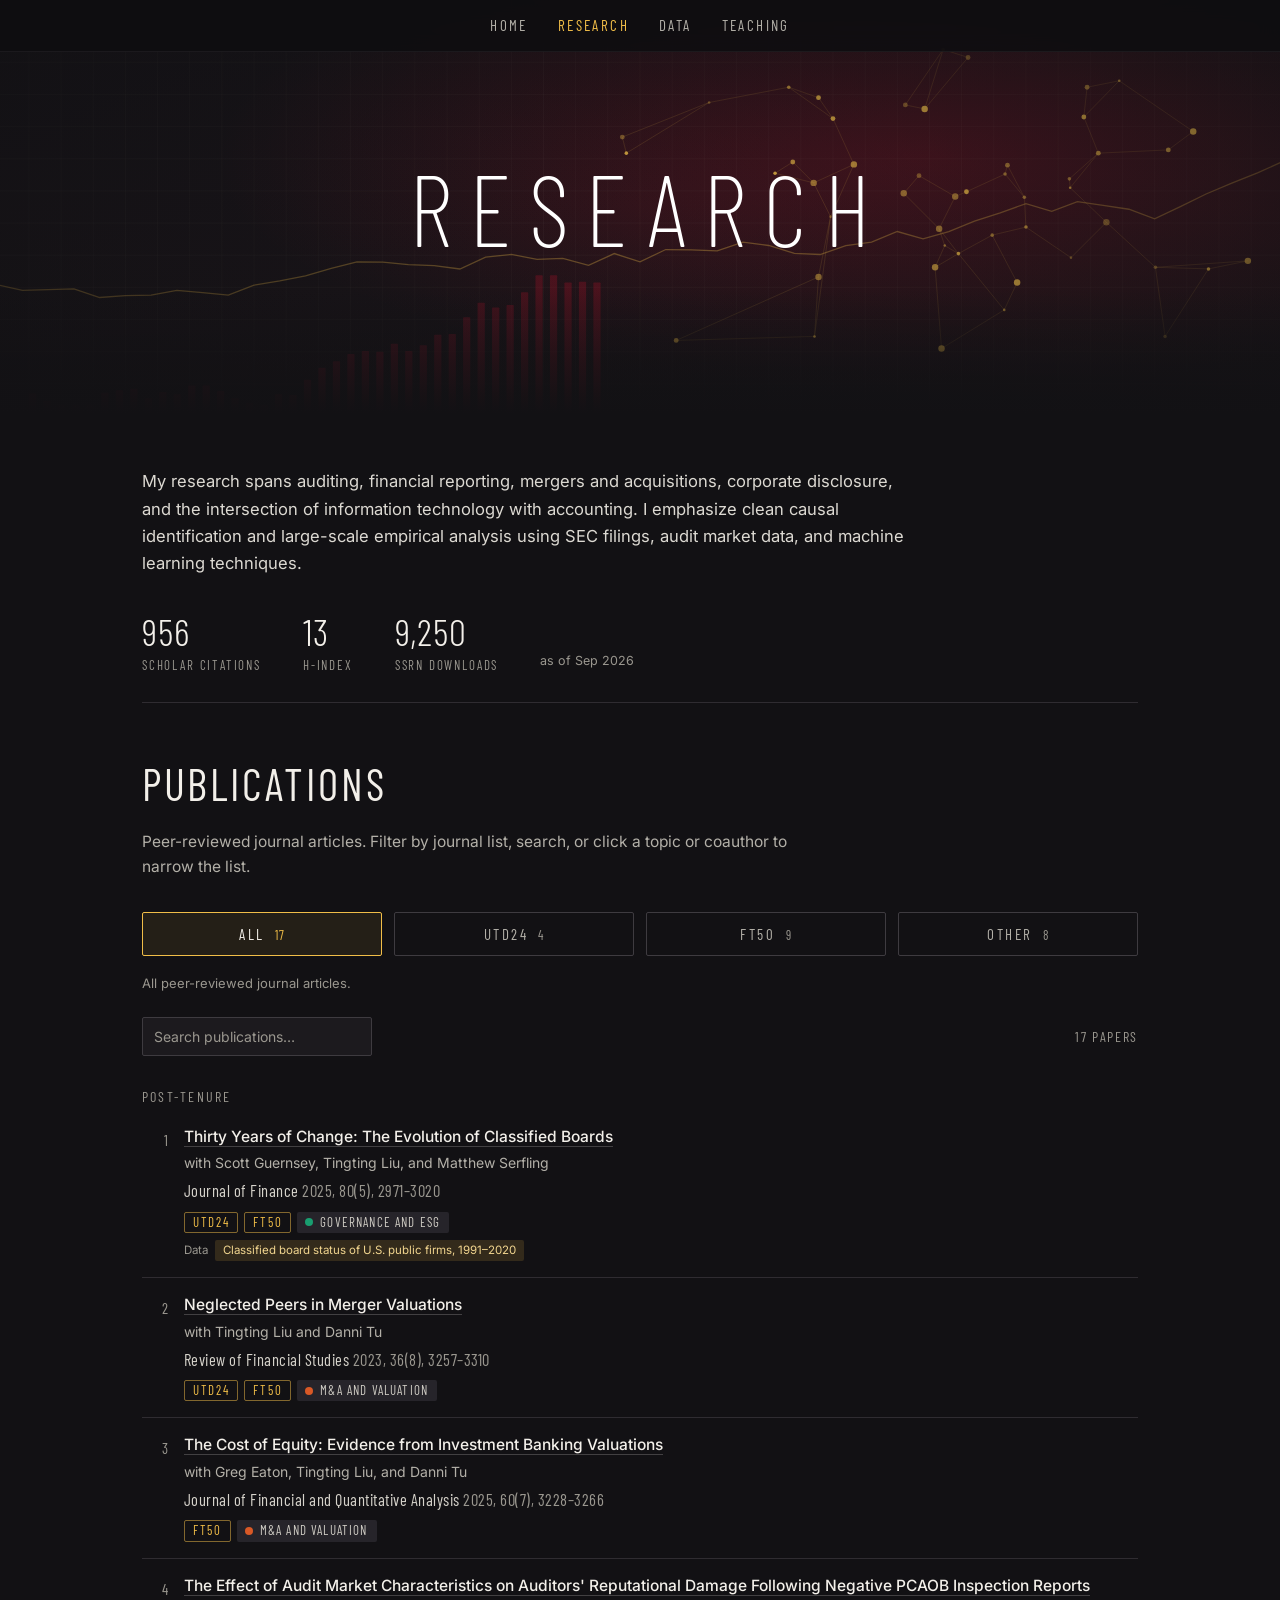
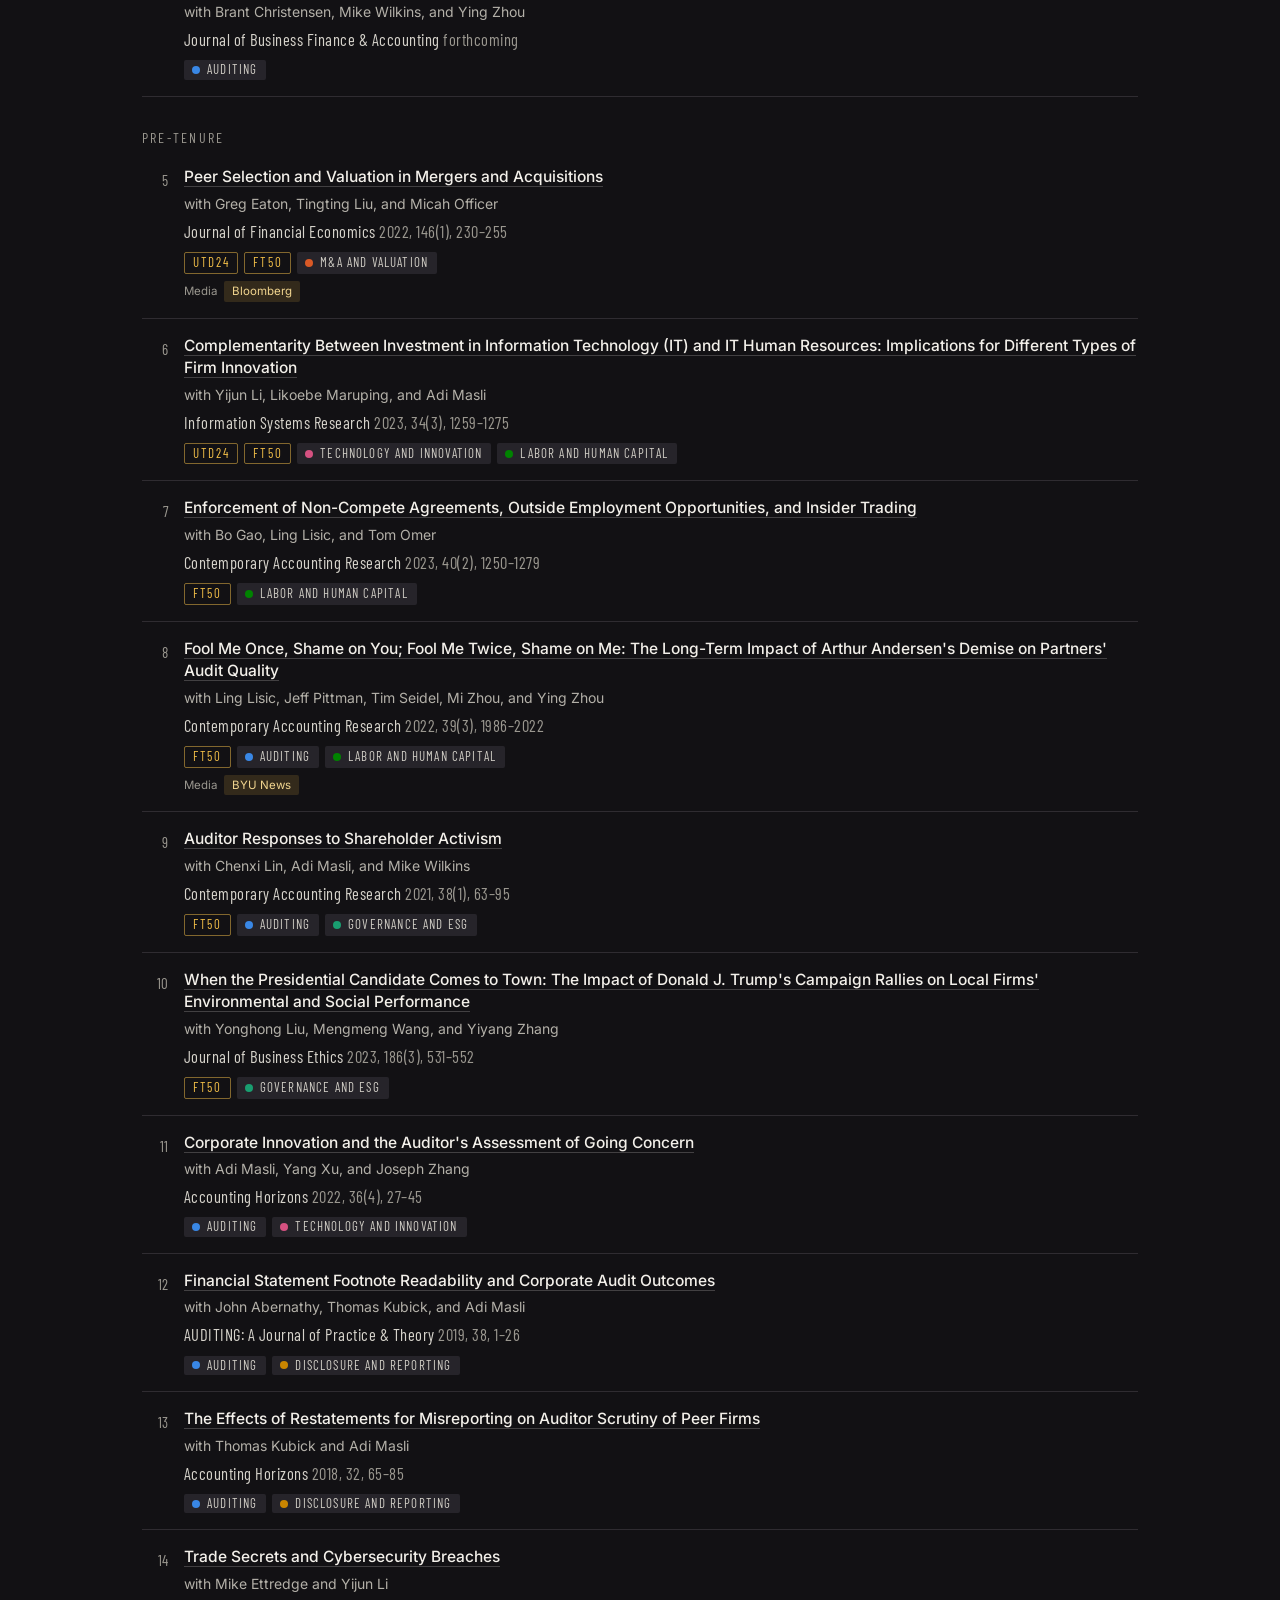
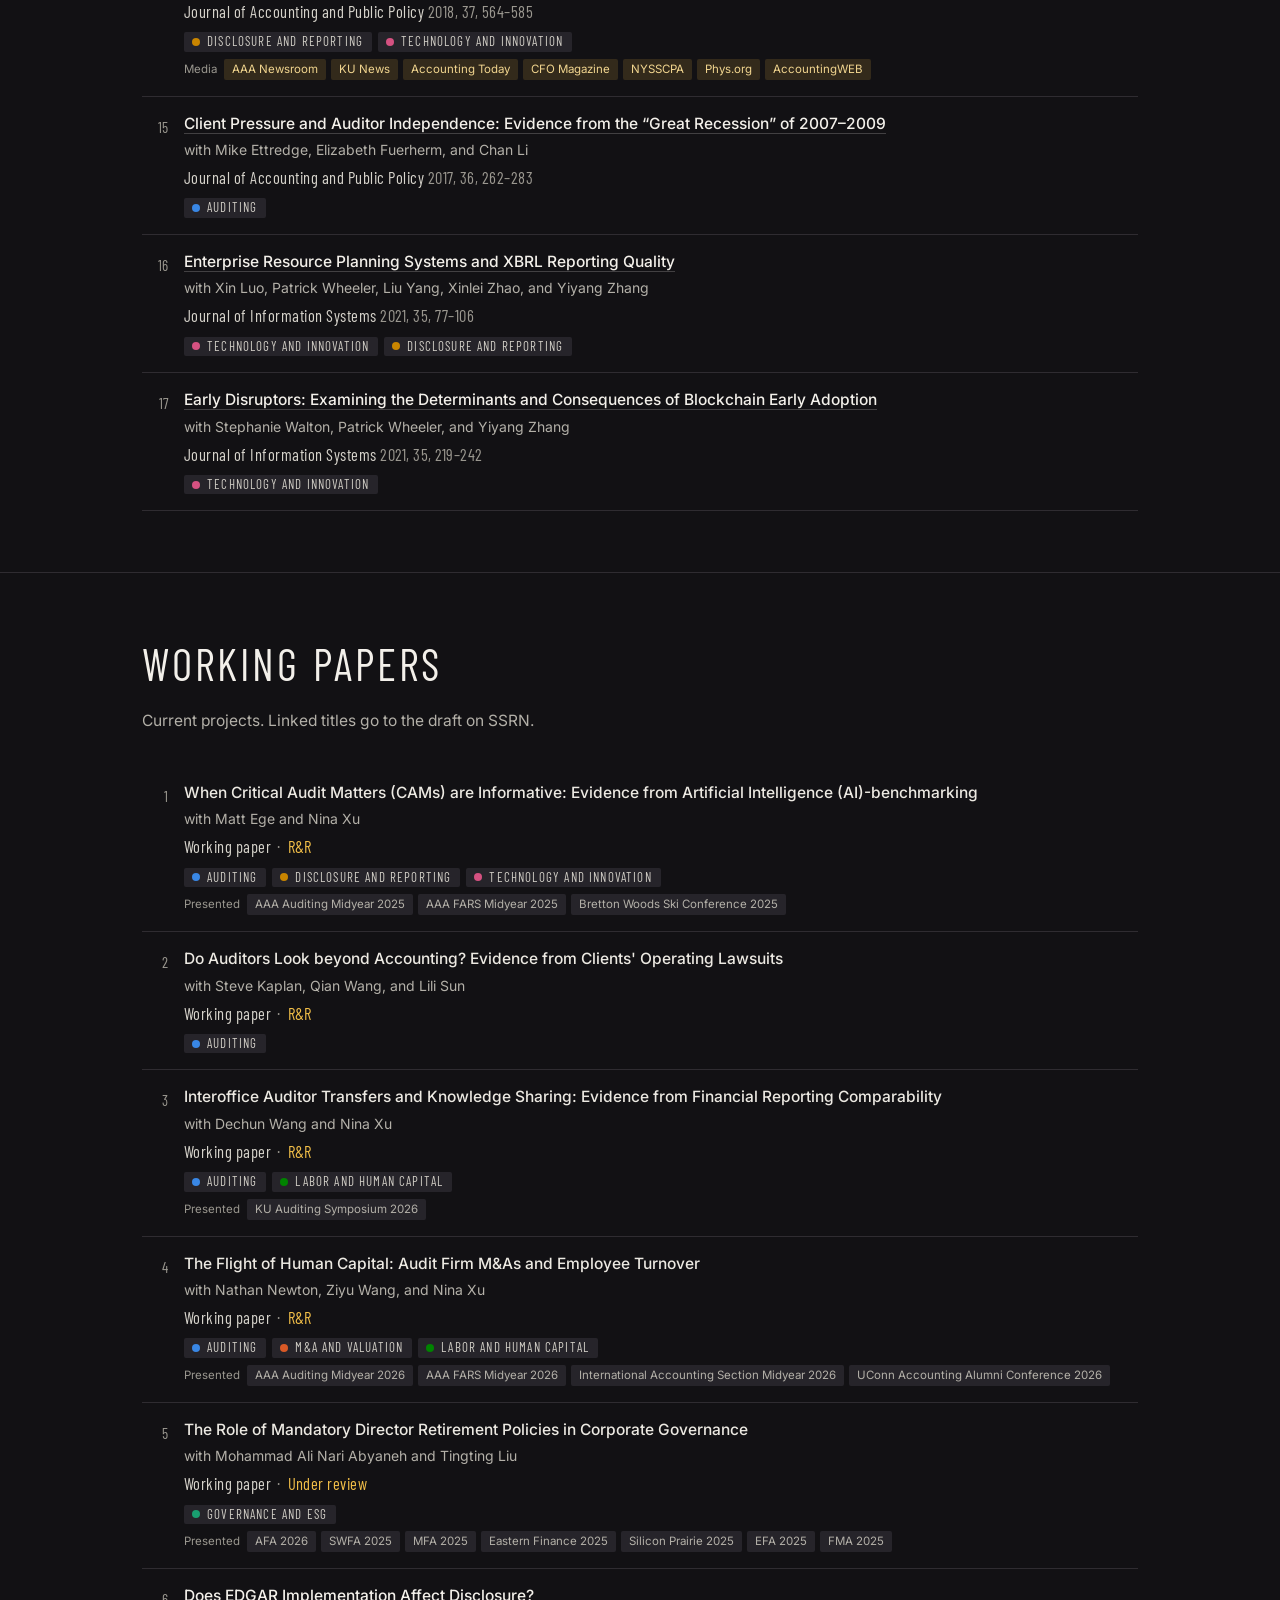
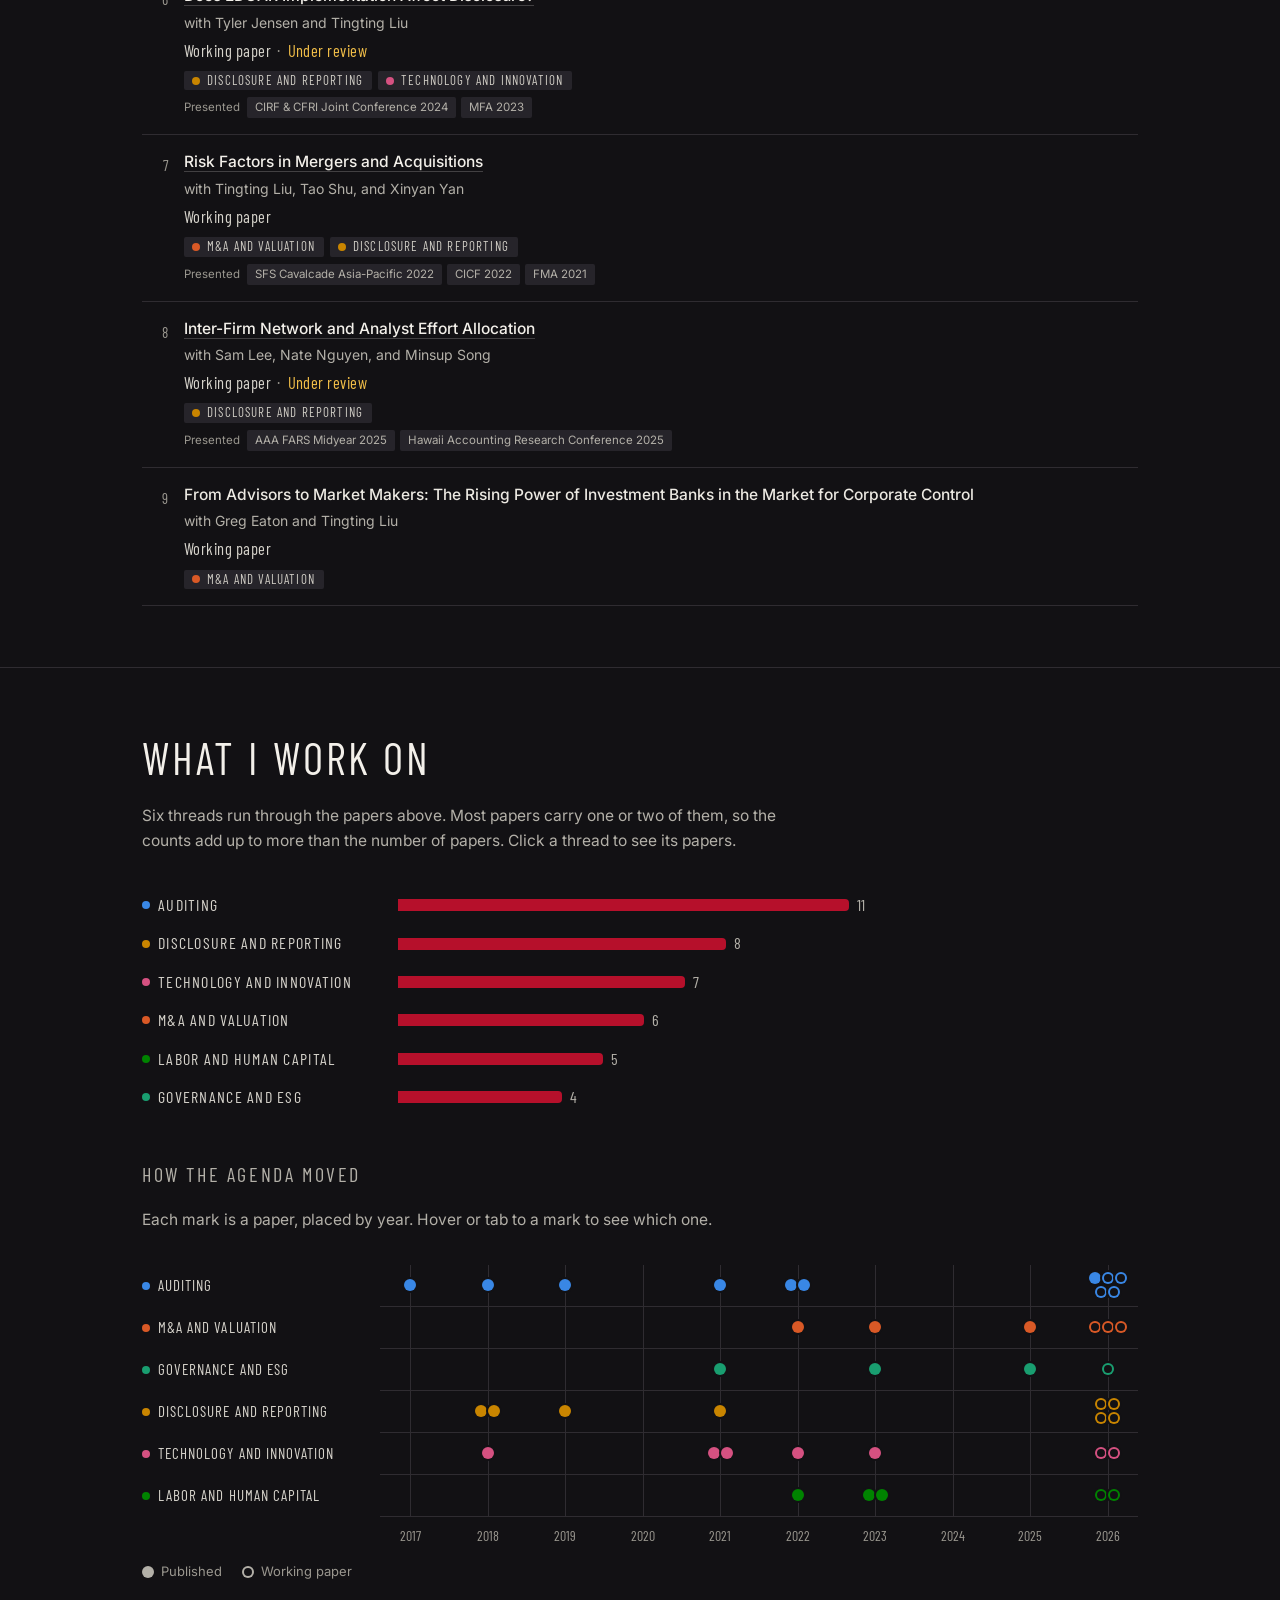
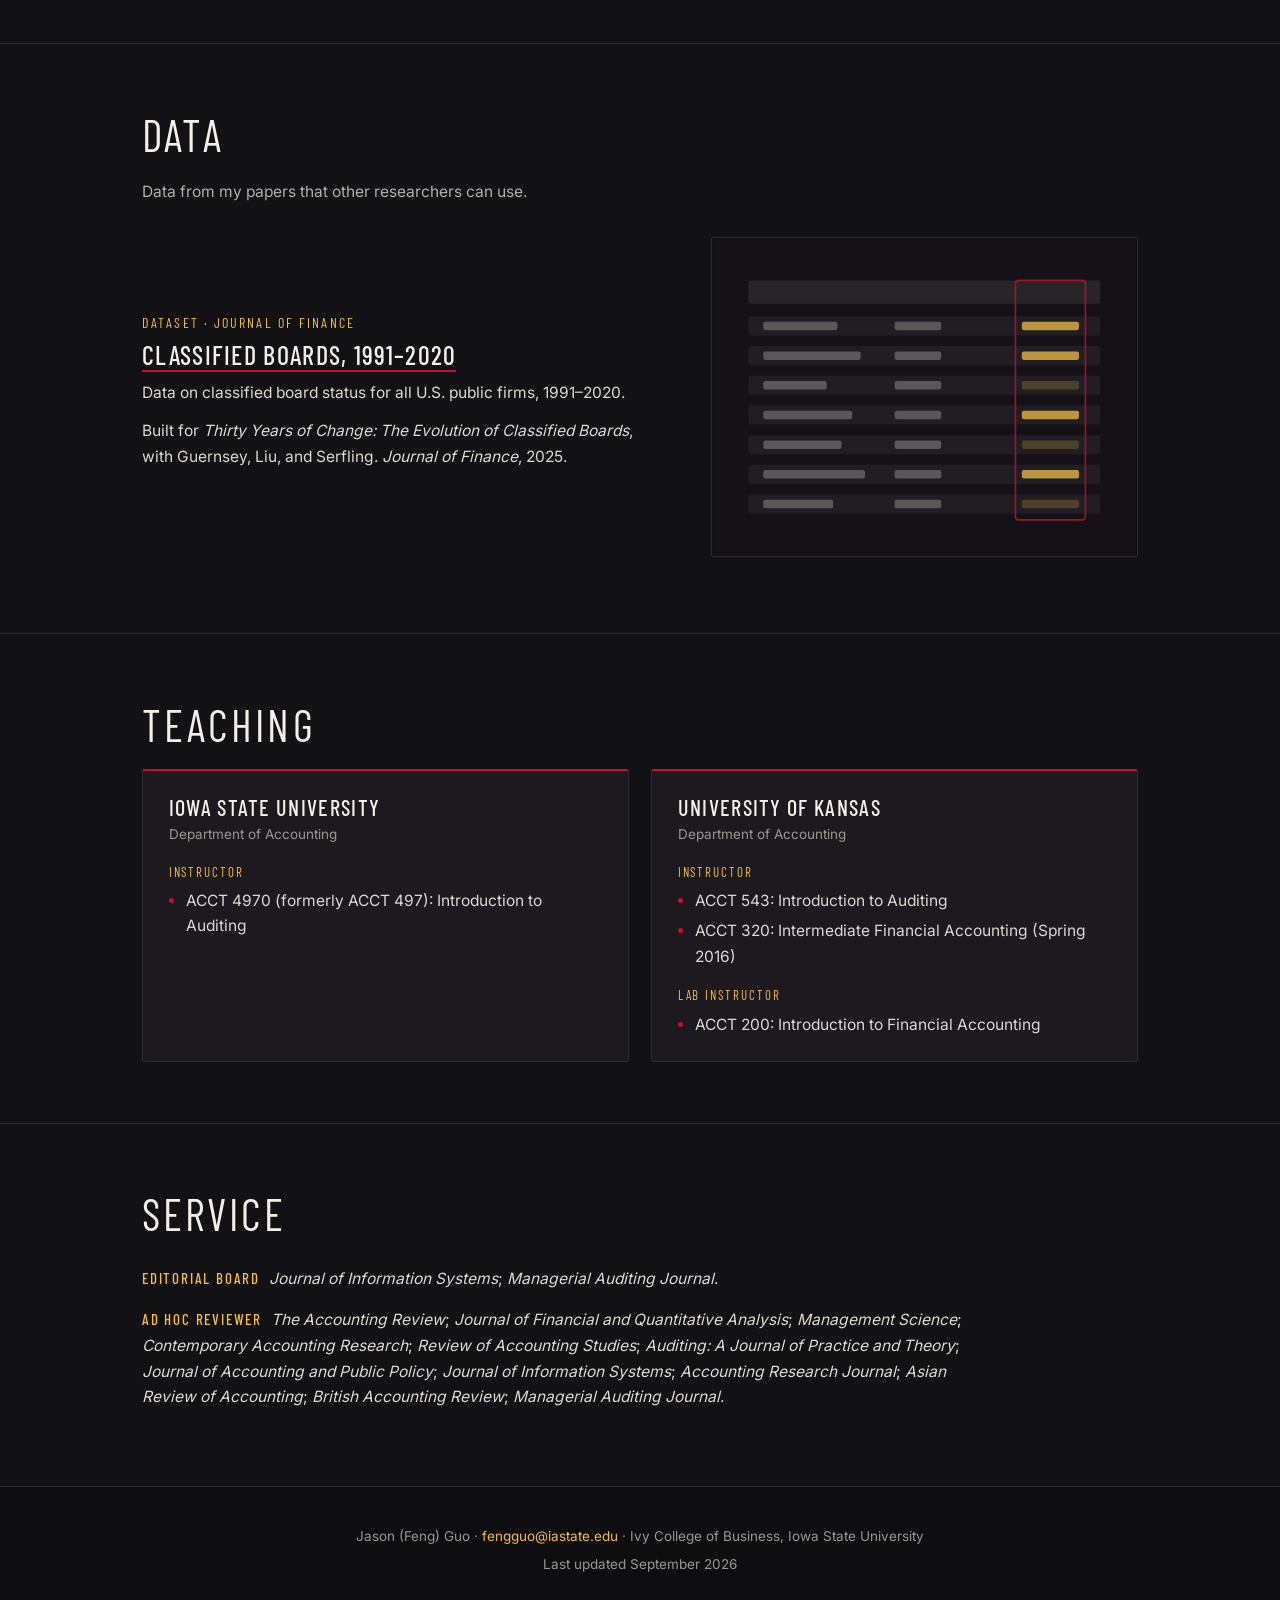
<file: research/index.html>
<!DOCTYPE html>
<html lang="en">
<head>
<meta charset="UTF-8">
<meta name="viewport" content="width=device-width, initial-scale=1.0">
<title>Research — Jason (Feng) Guo</title>
<meta name="robots" content="noindex">
<link rel="canonical" href="https://fengguo-isu.github.io/research.html">
<meta http-equiv="refresh" content="0; url=../research.html">
<script>location.replace('../research.html' + location.hash);</script>
</head>
<body>
<p>This page has moved to <a href="../research.html">research.html</a>.</p>
</body>
</html>
</file>
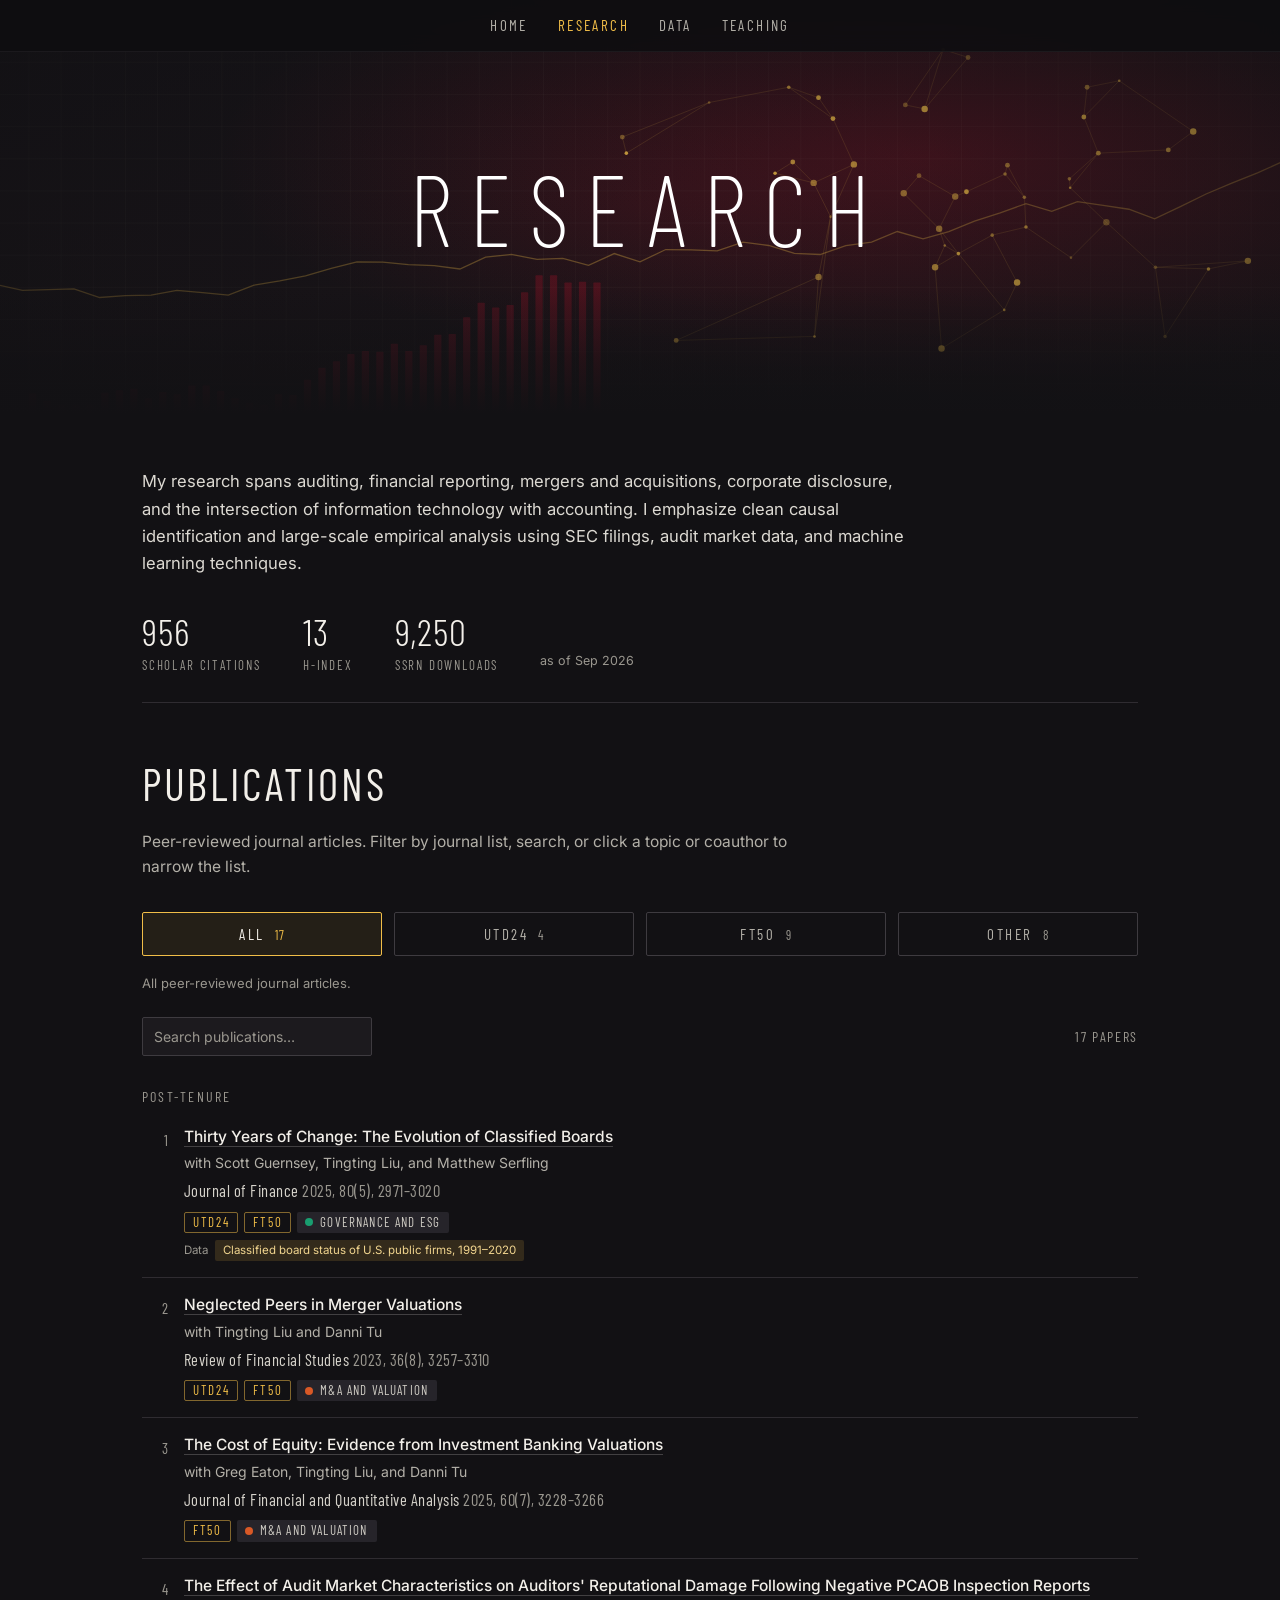
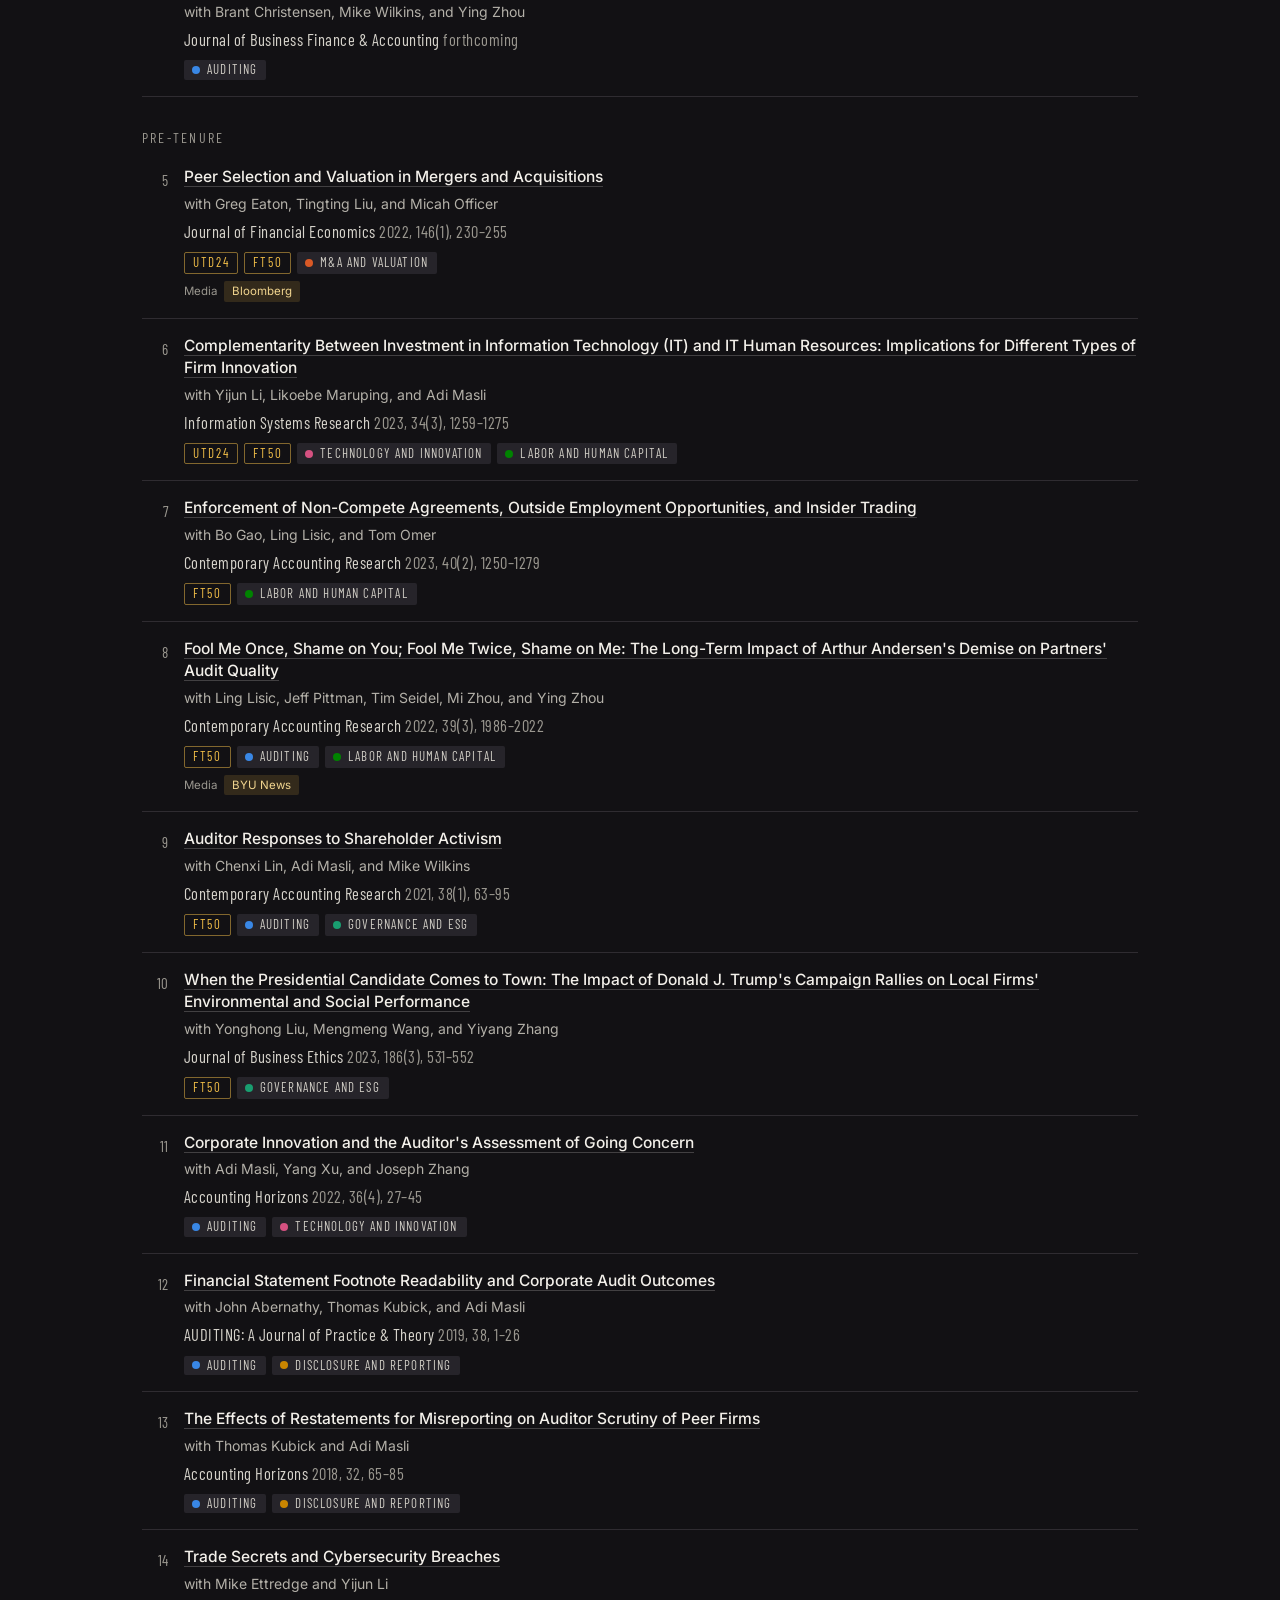
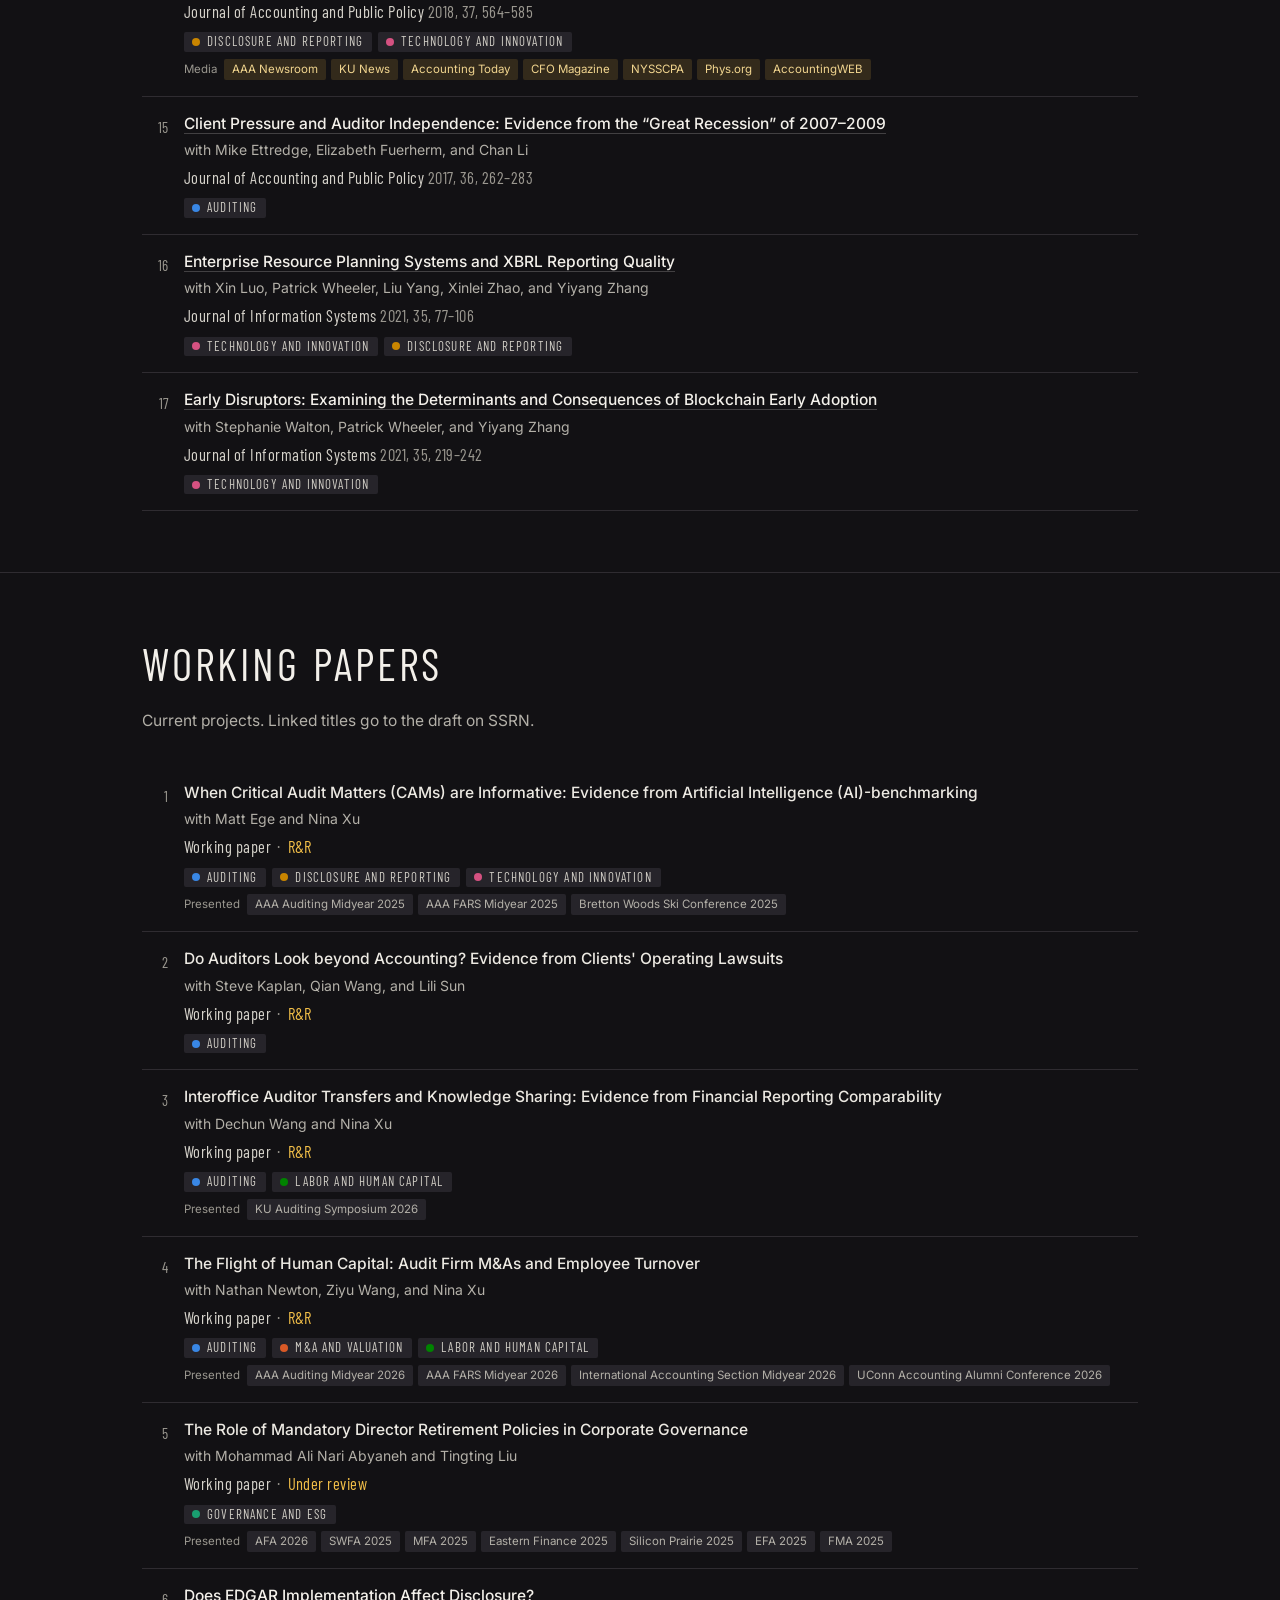
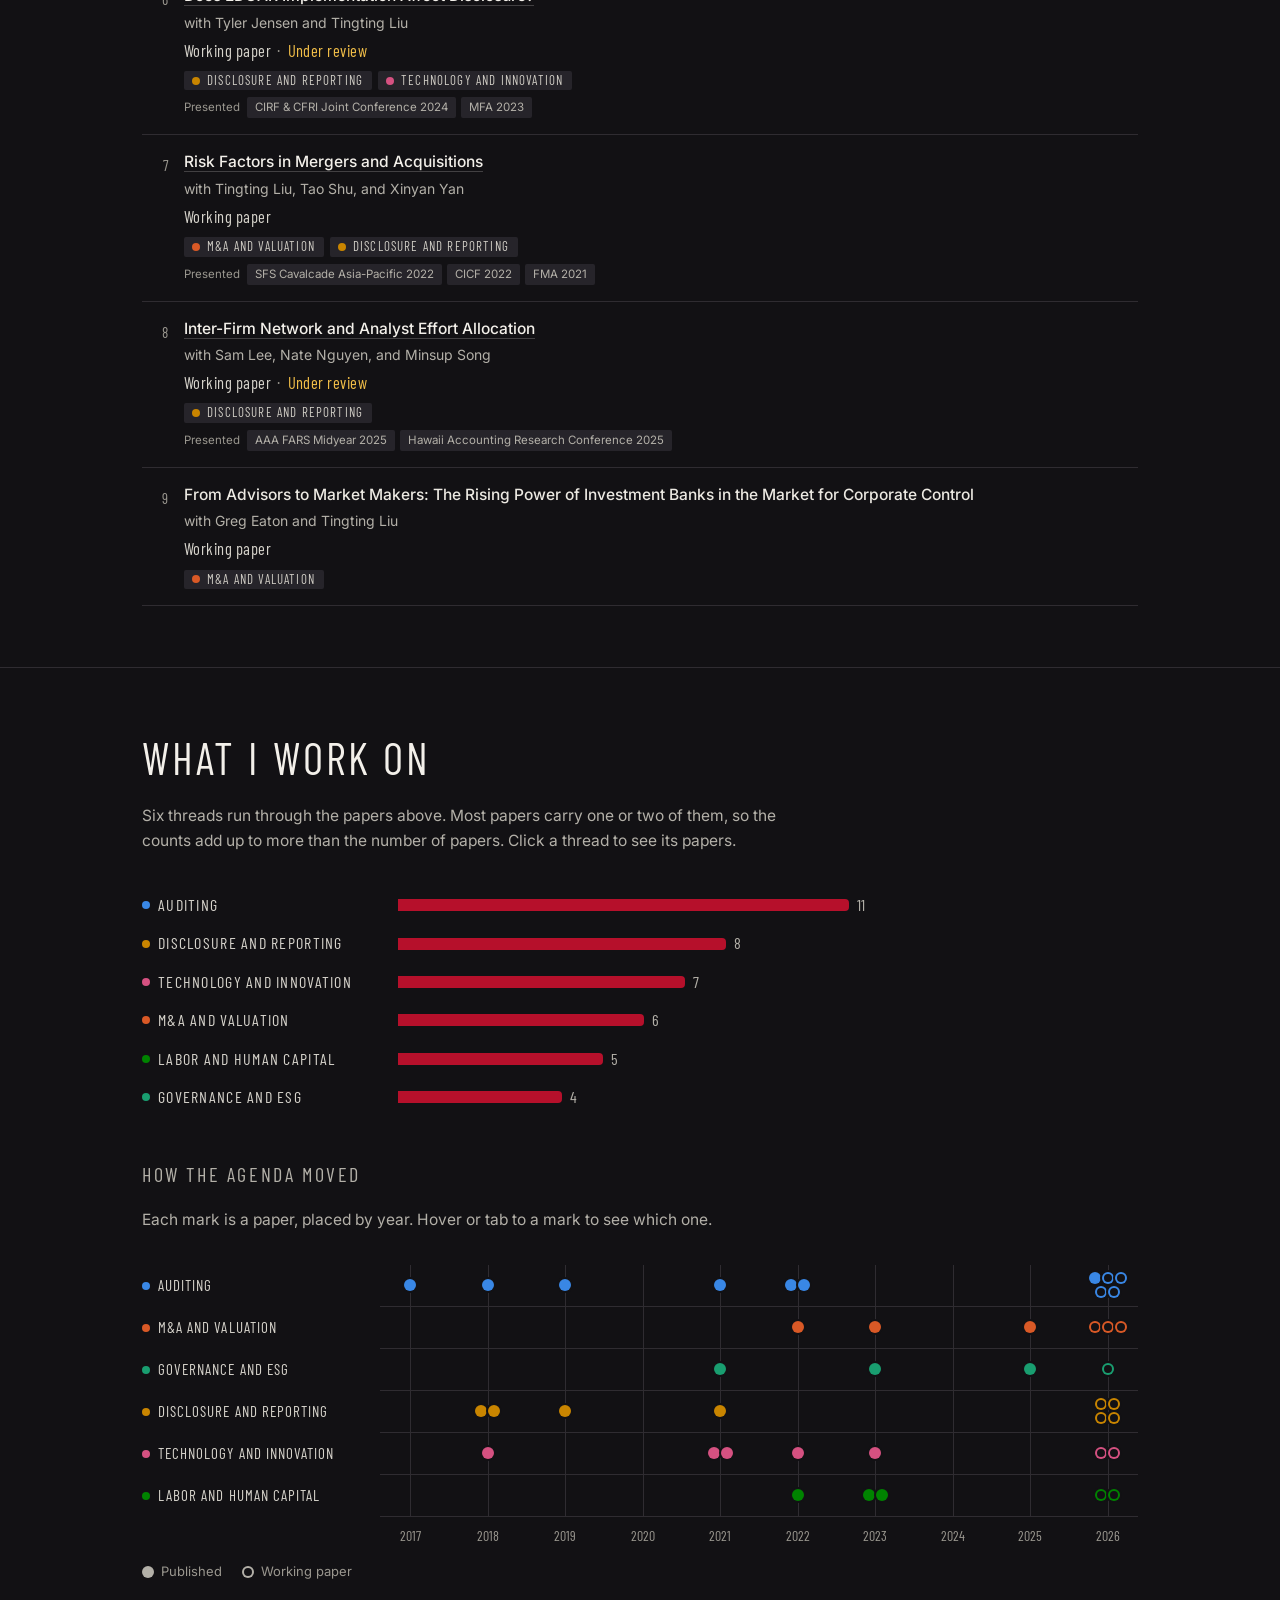
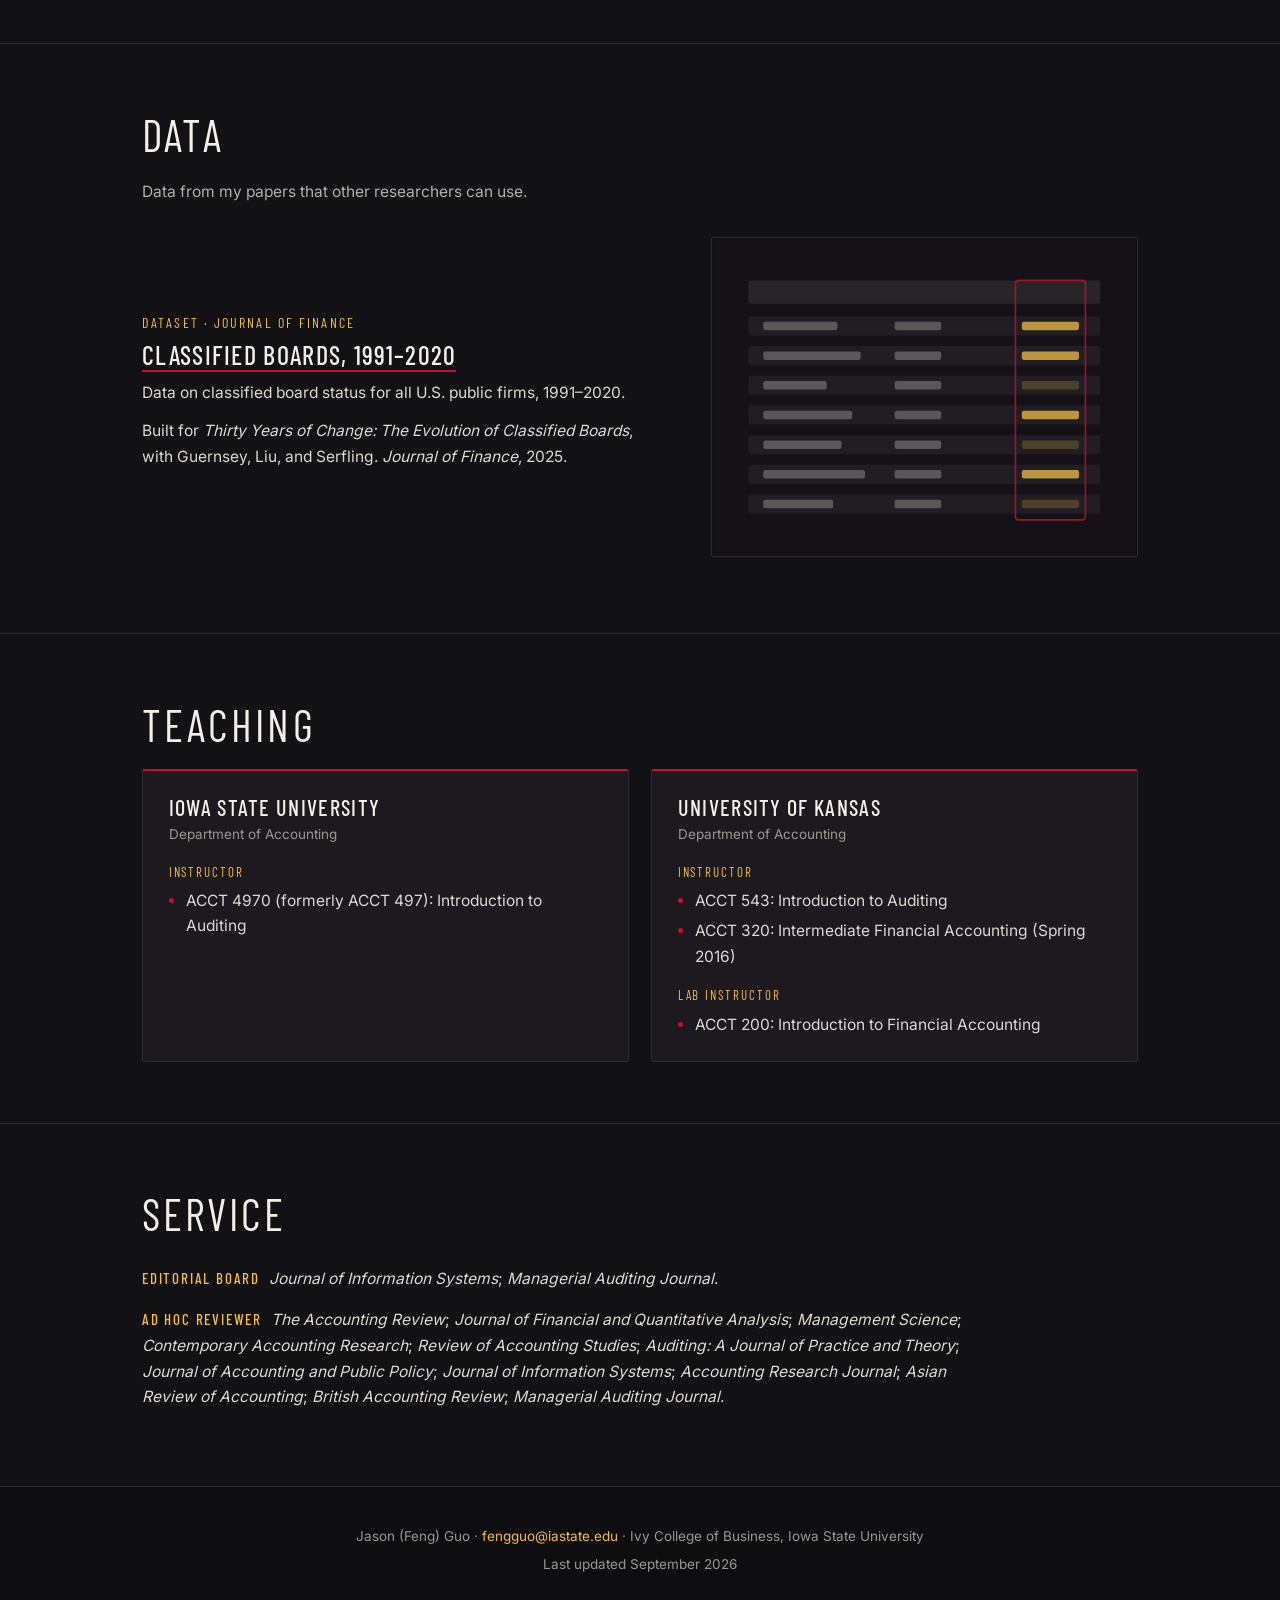
<file: teaching/index.html>
<!DOCTYPE html>
<html lang="en">
<head>
<meta charset="UTF-8">
<meta name="viewport" content="width=device-width, initial-scale=1.0">
<title>Teaching — Jason (Feng) Guo</title>
<meta name="robots" content="noindex">
<link rel="canonical" href="https://fengguo-isu.github.io/research.html#teaching">
<meta http-equiv="refresh" content="0; url=../research.html#teaching">
<script>location.replace('../research.html#teaching');</script>
</head>
<body>
<p>Teaching has moved to the <a href="../research.html#teaching">Research page</a>.</p>
</body>
</html>
</file>
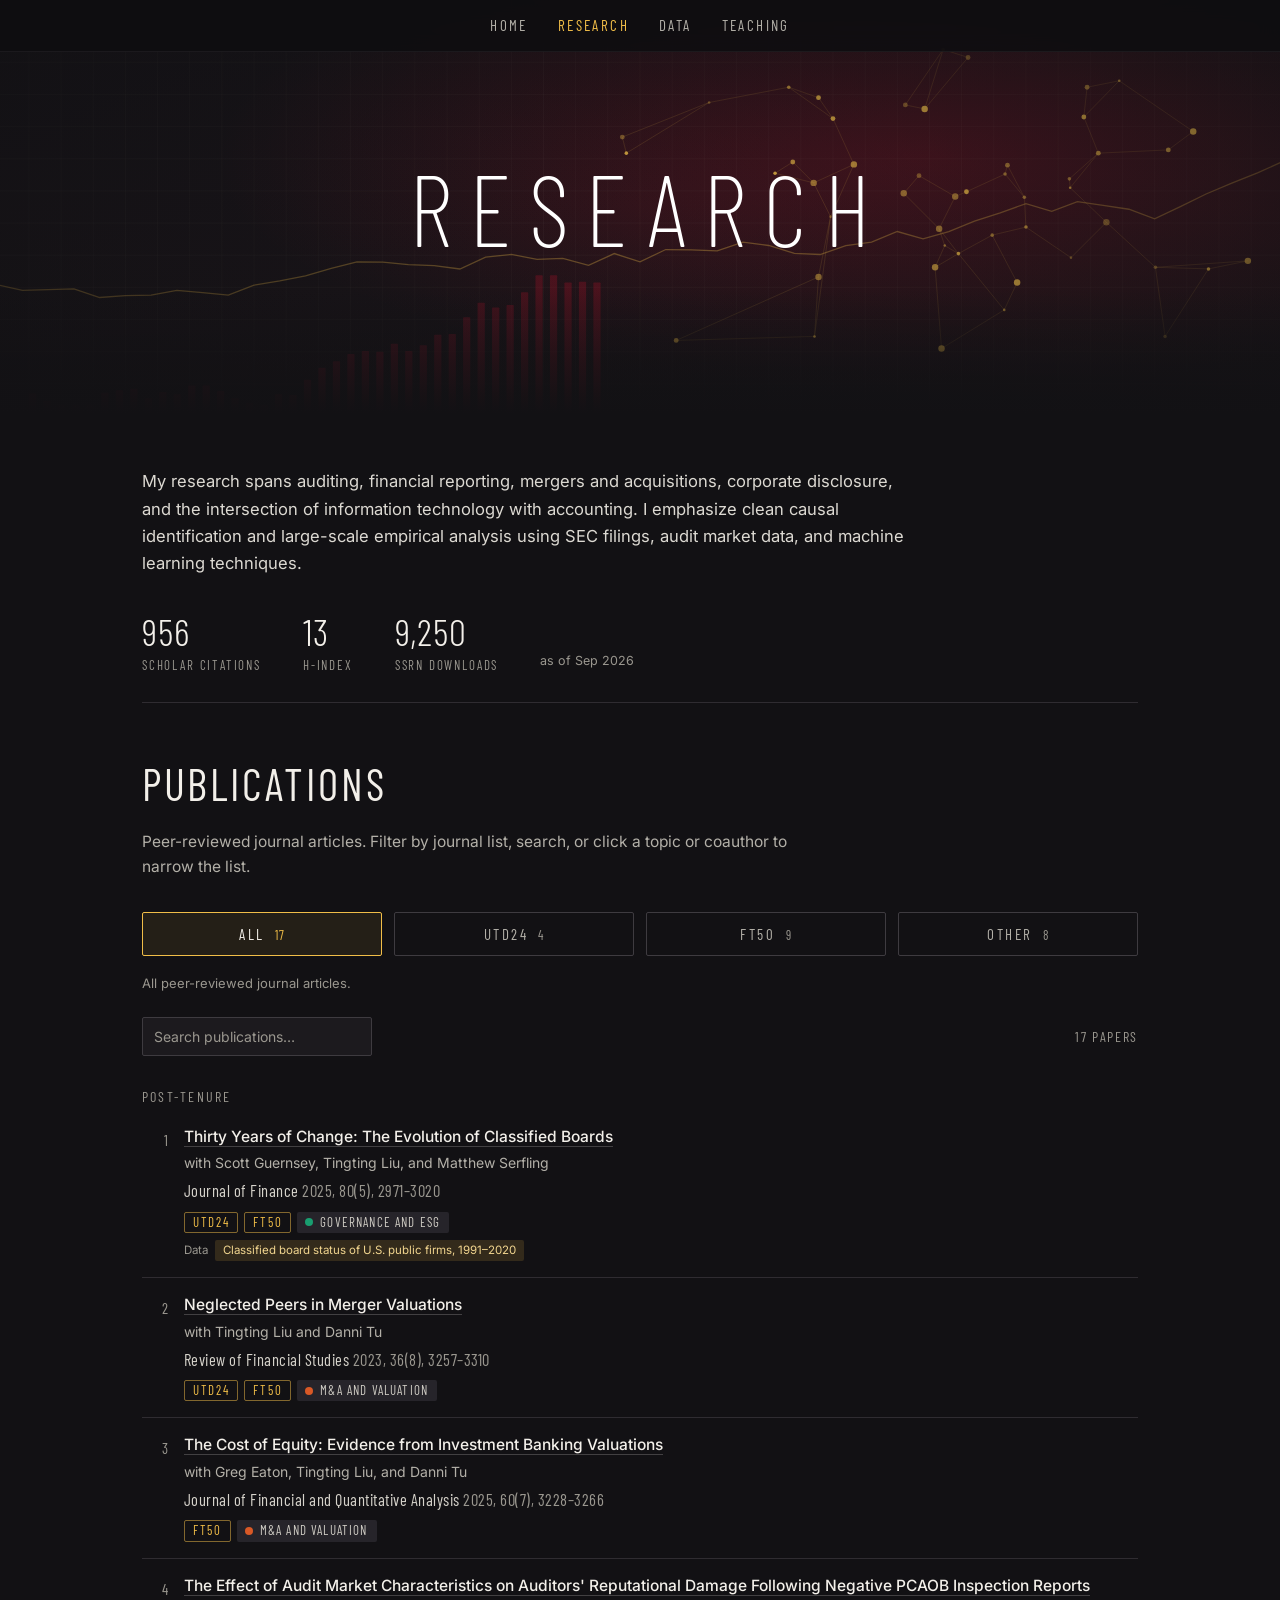
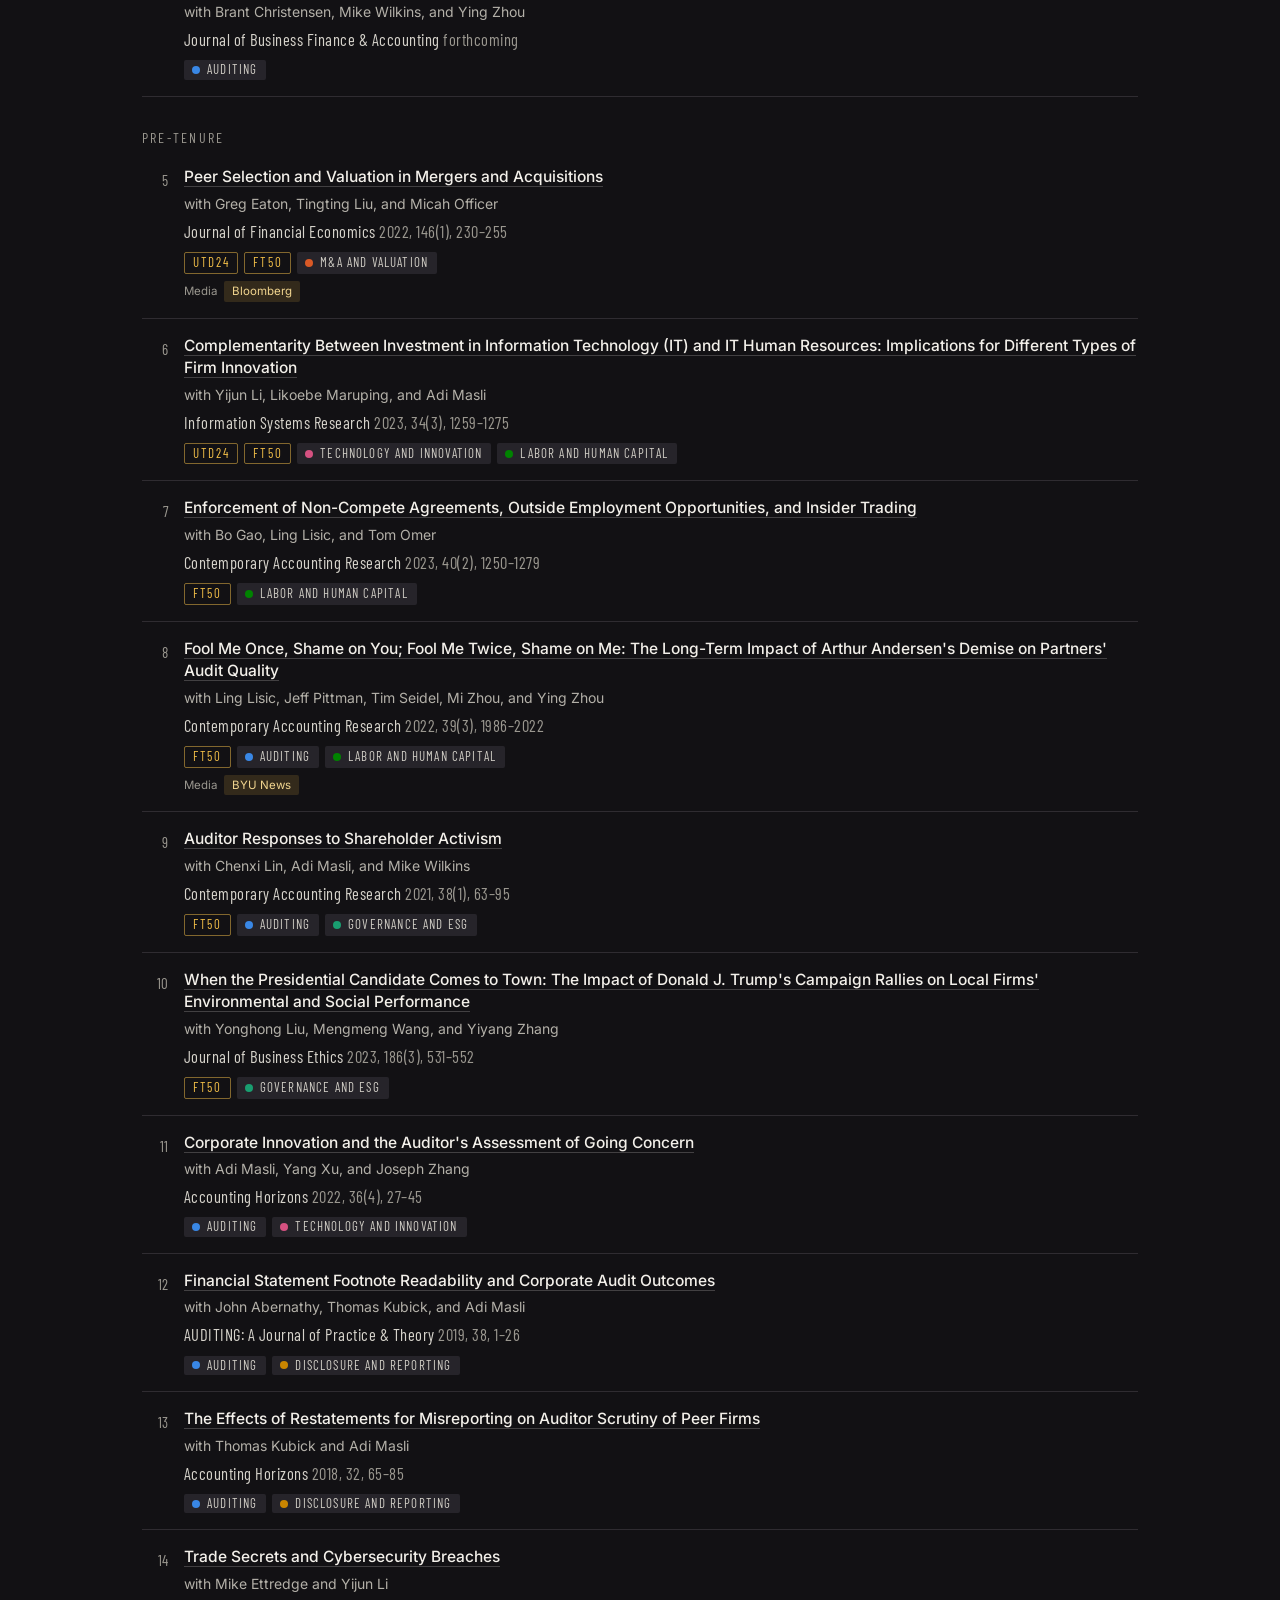
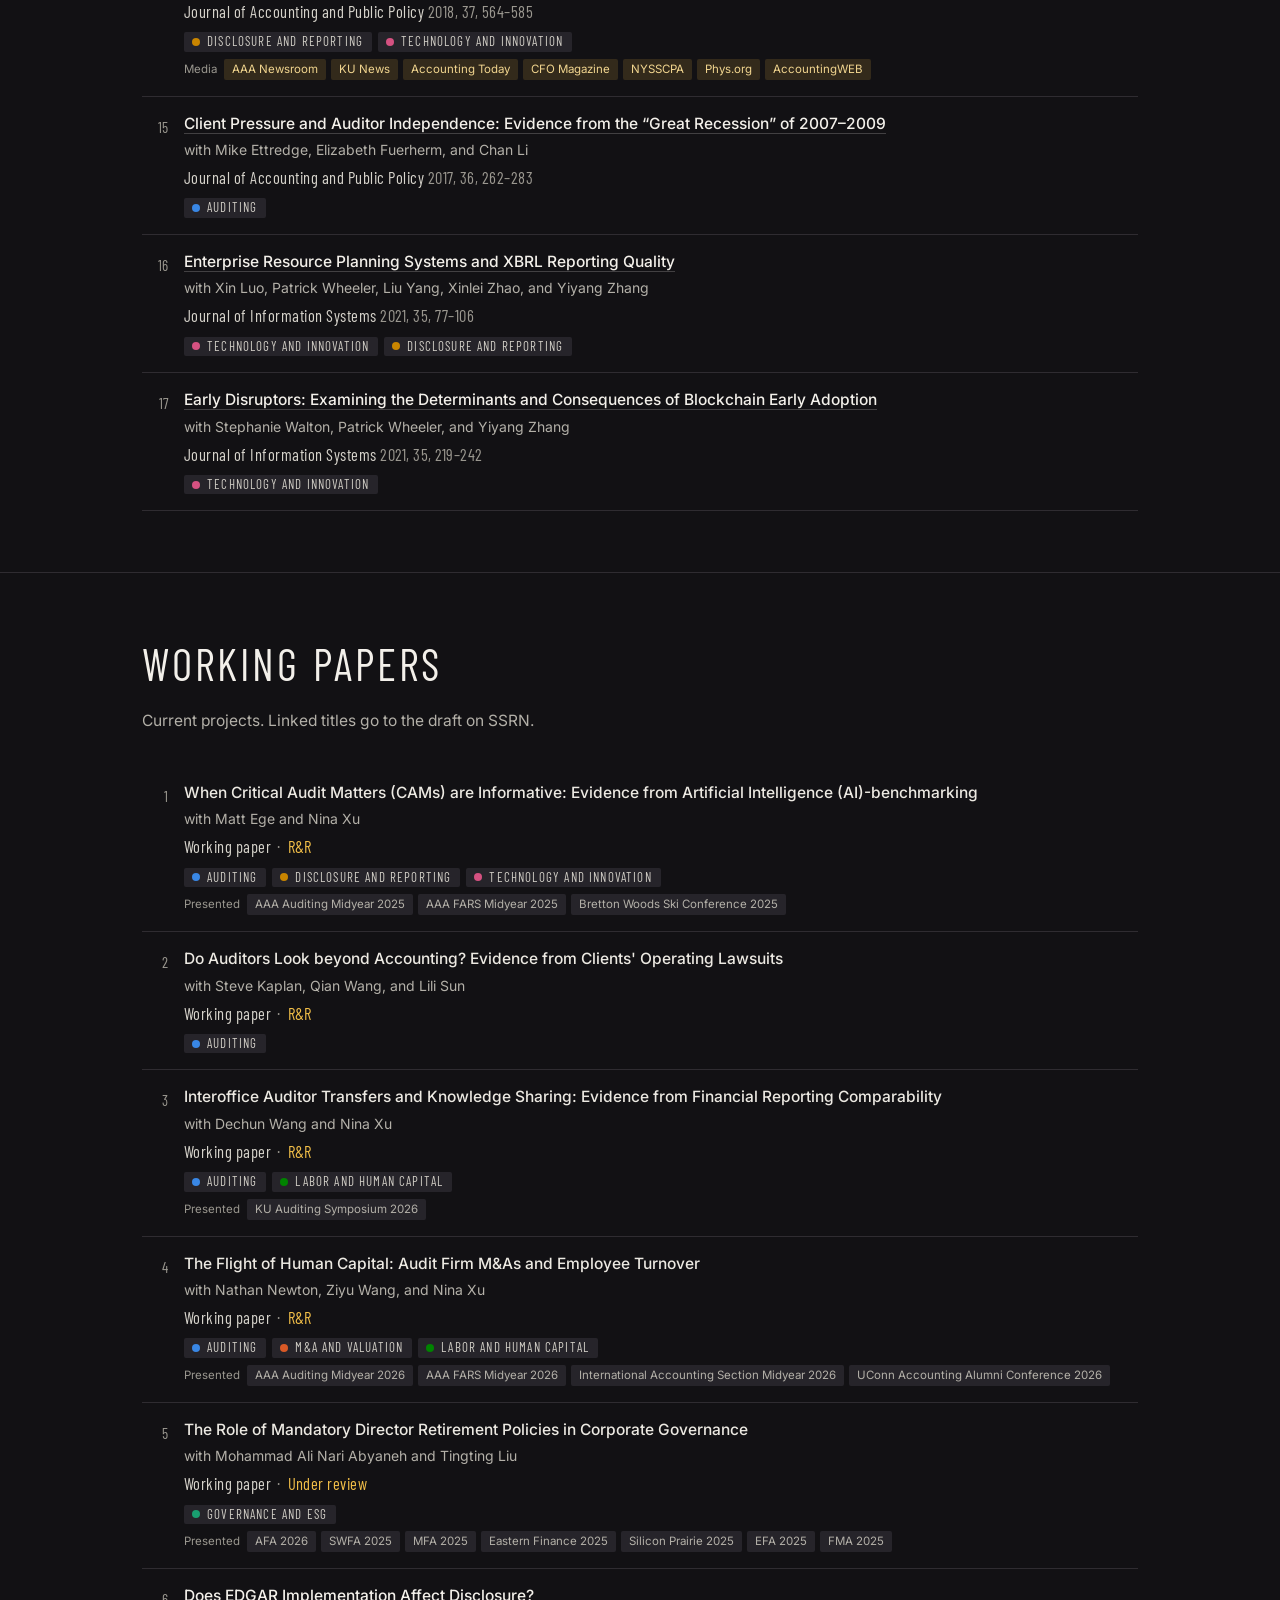
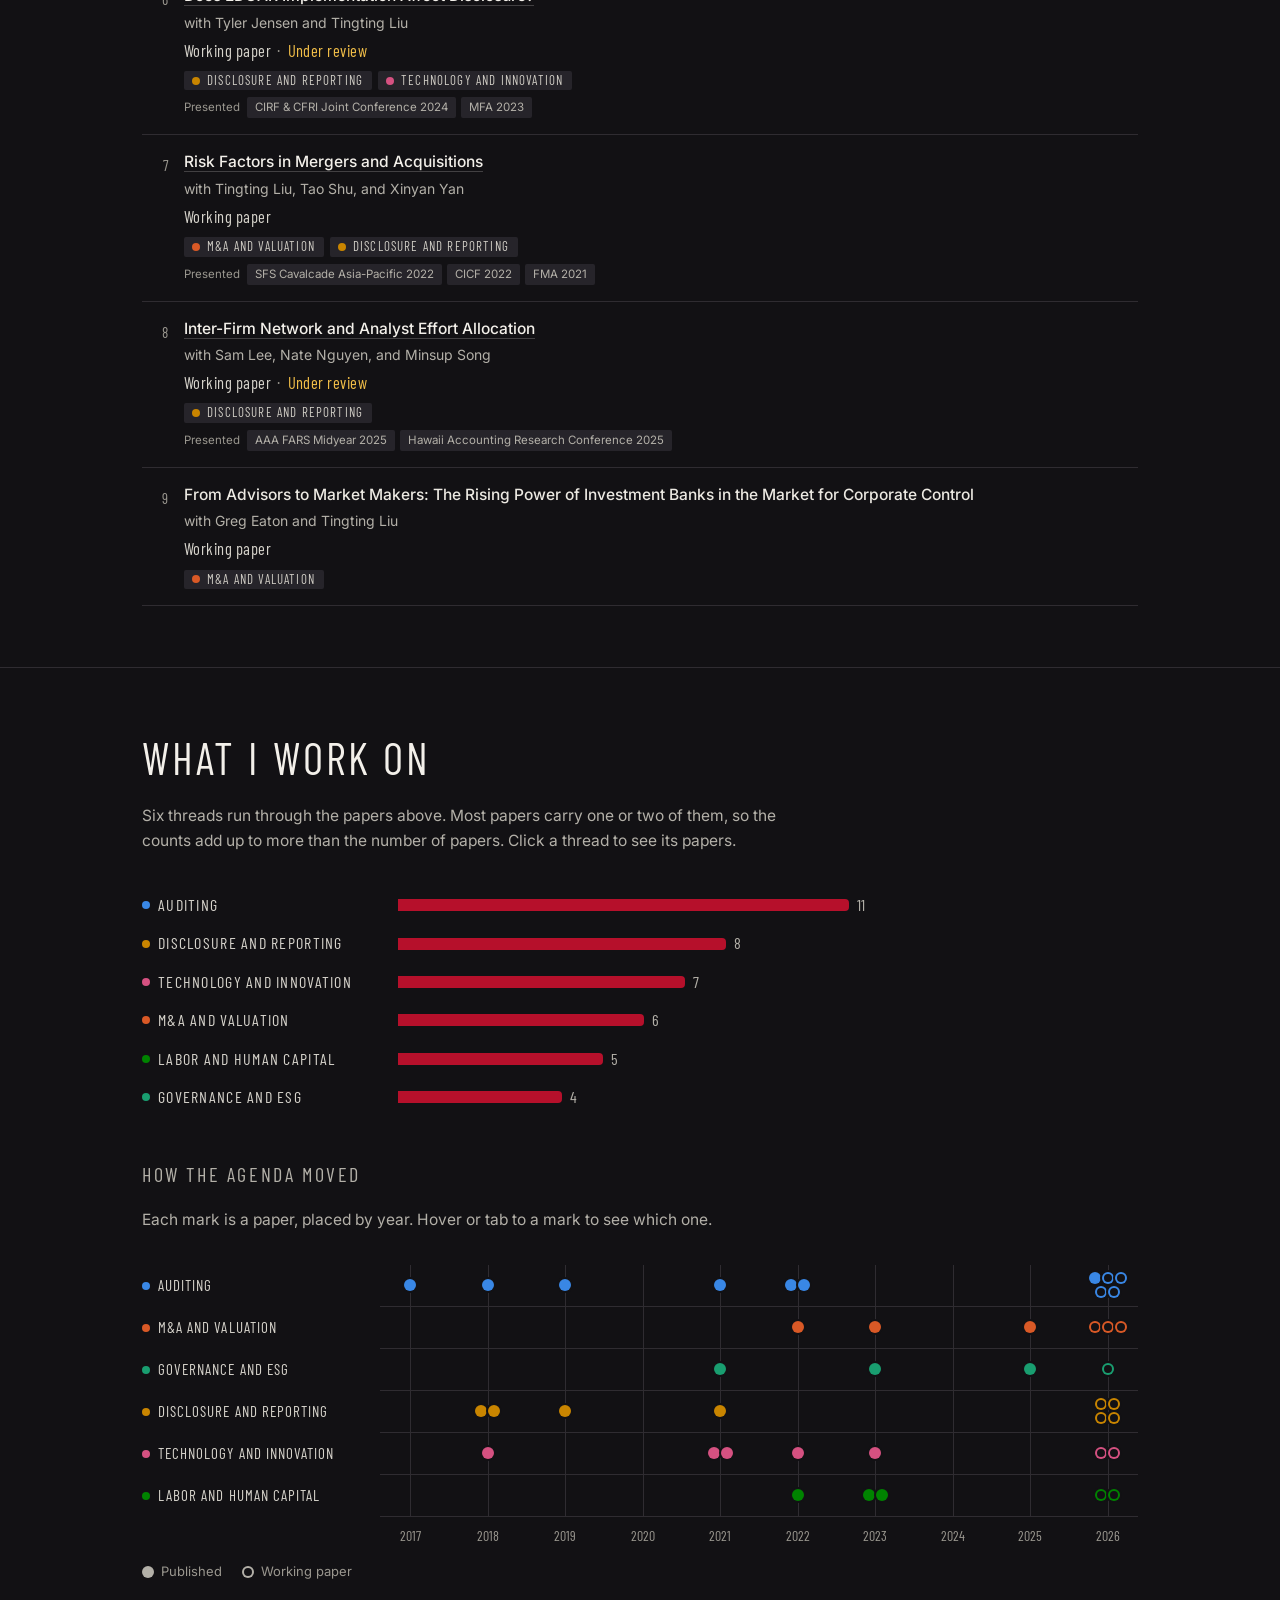
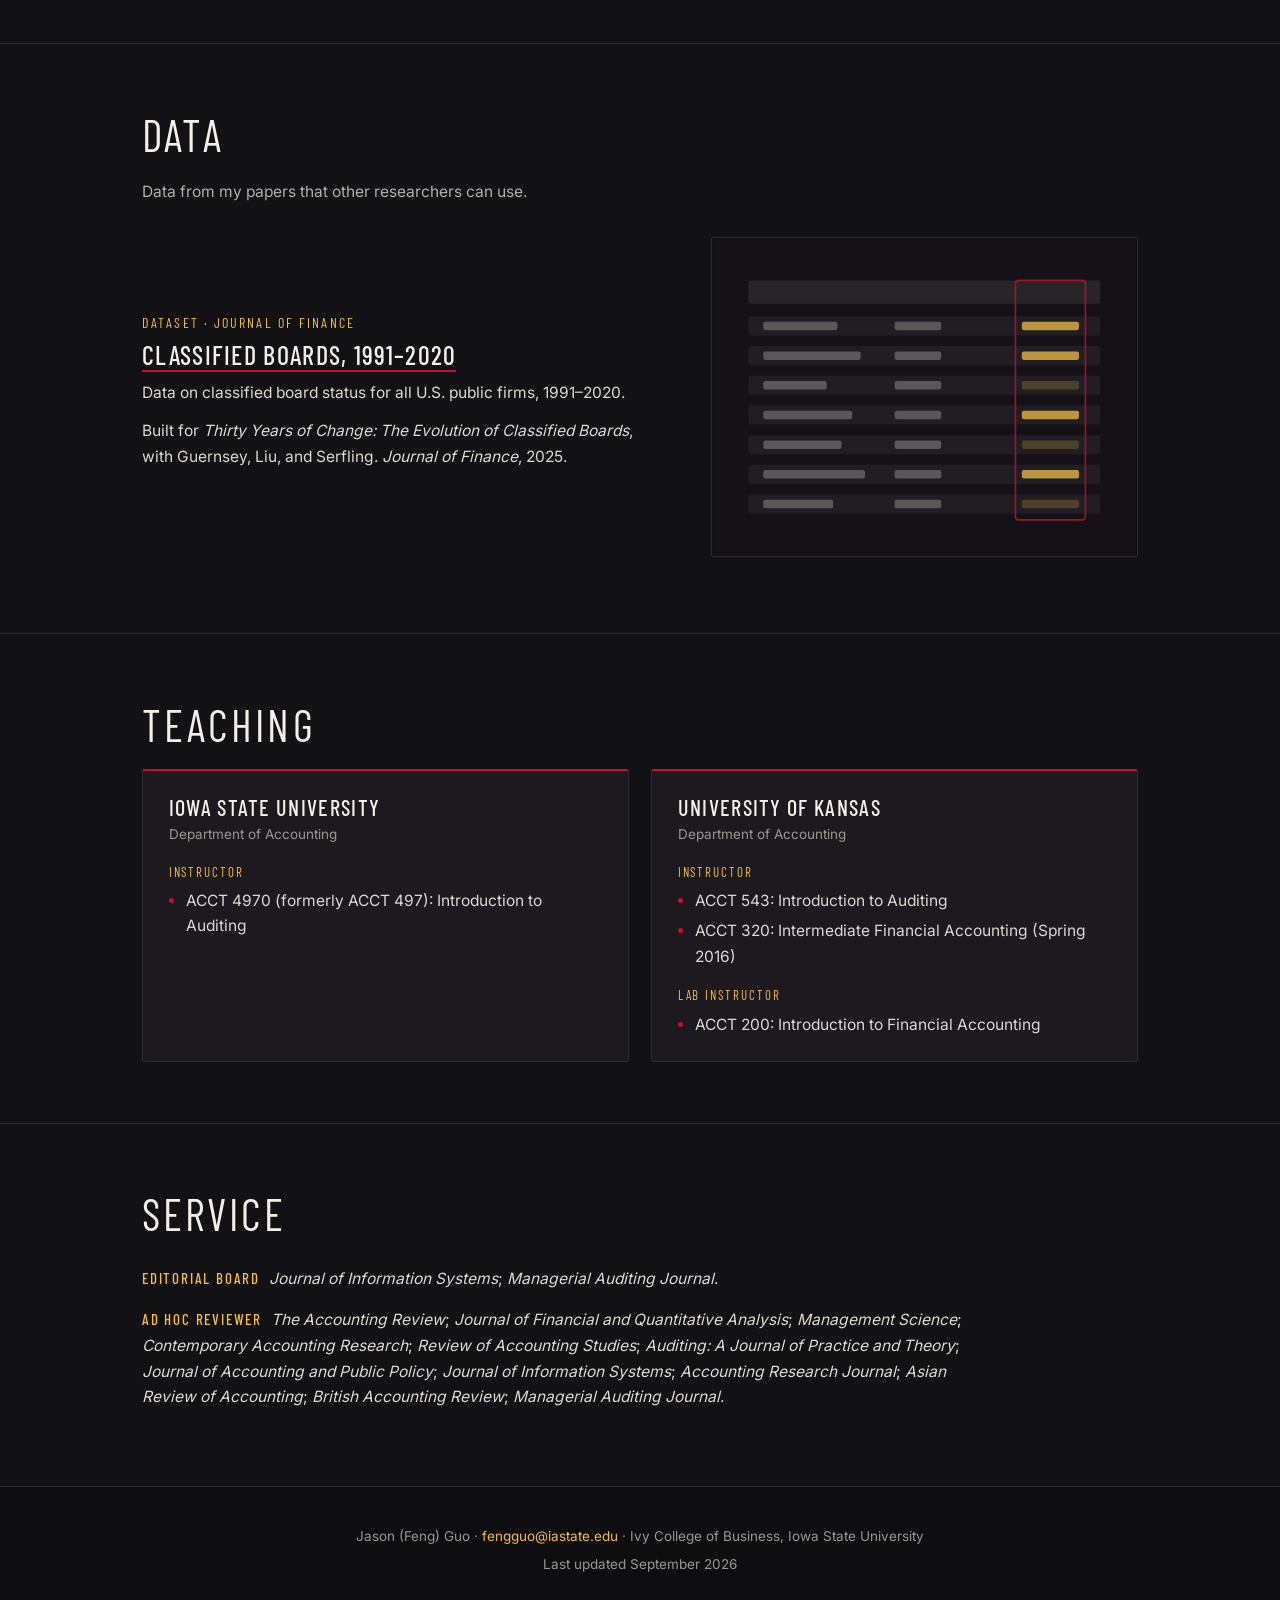
<file: research.html>
<!DOCTYPE html>
<html lang="en">
<head>
<meta charset="UTF-8">
<meta name="viewport" content="width=device-width, initial-scale=1.0">
<!-- Google tag (gtag.js) -->
<script async src="https://www.googletagmanager.com/gtag/js?id=G-TN4QE180KM"></script>
<script>
  window.dataLayer = window.dataLayer || [];
  function gtag(){dataLayer.push(arguments);}
  gtag('js', new Date());
  gtag('config', 'G-TN4QE180KM');
</script>
<title>Research — Jason (Feng) Guo</title>
<meta name="description" content="Publications, working papers, data, and teaching of Jason (Feng) Guo, Iowa State University.">
<link rel="icon" href="data:image/svg+xml,%3Csvg xmlns='http://www.w3.org/2000/svg' viewBox='0 0 64 64'%3E%3Crect width='64' height='64' rx='10' fill='%23C8102E'/%3E%3Ctext x='32' y='43' font-family='Arial,Helvetica,sans-serif' font-size='30' font-weight='700' text-anchor='middle' fill='%23F1BE48'%3EJG%3C/text%3E%3C/svg%3E">
<link rel="preload" href="fonts/barlow-condensed-latin-200-normal.woff2" as="font" type="font/woff2" crossorigin>
<link rel="stylesheet" href="style.css">
</head>
<body>
<a class="skip" href="#main">Skip to content</a>

<nav class="topnav" aria-label="Main">
    <a href="index.html">Home</a>
    <a href="#top" aria-current="page">Research</a>
    <a href="#data">Data</a>
    <a href="#teaching">Teaching</a>
</nav>

<header class="band" id="top">
    <img class="art" src="assets/band.svg" alt="">
    <h1>Research</h1>
</header>

<main id="main">

<!-- ================= PUBLICATIONS =================
     To add a paper, copy one <li class="item"> block and edit it.
       data-lists  : utd24 and/or ft50 (leave empty for other journals)
       data-topics : one or two of  audit  ma  gov  disc  tech  labor
       data-year   : publication year (used by the timeline chart)
     Wrap each coauthor in <span class="co">...</span> so clicking a name
     filters the list. Numbering is automatic. -->

<section class="wrap" id="publications" aria-labelledby="pubs-h">

  <p class="intro">My research spans auditing, financial reporting, mergers and acquisitions,
  corporate disclosure, and the intersection of information technology with
  accounting. I emphasize clean causal identification and large-scale empirical
  analysis using SEC filings, audit market data, and machine learning techniques.</p>

  <div class="stats">
    <a class="stat" href="https://scholar.google.com/citations?user=ShGDFoUAAAAJ&amp;hl=en"><b>956</b><span>Scholar citations</span></a>
    <a class="stat" href="https://scholar.google.com/citations?user=ShGDFoUAAAAJ&amp;hl=en"><b>13</b><span>h-index</span></a>
    <a class="stat" href="https://papers.ssrn.com/sol3/cf_dev/AbsByAuth.cfm?per_id=2144570"><b>9,250</b><span>SSRN downloads</span></a>
    <span class="asof">as of Sep 2026</span>
  </div>

  <h2 id="pubs-h">Publications</h2>
  <p class="lede">Peer-reviewed journal articles. Filter by journal list, search, or click a topic or coauthor to narrow the list.</p>

  <div class="pills" id="pills" role="group" aria-label="Journal list" hidden></div>
  <p class="note" id="listnote"></p>

  <div class="tools" id="tools" hidden>
    <input class="search" id="q" type="search" placeholder="Search publications…" aria-label="Search publications">
    <span id="chips"></span>
    <span class="count" id="count" aria-live="polite"></span>
  </div>

  <div id="pubs">
  <h3 class="grp" data-group-head="post-list">Post-tenure</h3>
  <ol class="papers" id="post-list">
    <li class="item" data-lists="utd24 ft50" data-topics="gov" data-year="2025"><div class="bd">
      <div class="ttl"><a href="https://papers.ssrn.com/sol3/papers.cfm?abstract_id=4085735">Thirty Years of Change: The Evolution of Classified Boards</a></div>
      <div class="au">with <span class="co">Scott Guernsey</span>, <span class="co">Tingting Liu</span>, and <span class="co">Matthew Serfling</span></div>
      <div class="ven">Journal of Finance <em>2025, 80(5), 2971&ndash;3020</em></div>
      <div class="badges"><span class="blbl">Data</span><a class="badge" href="https://drive.google.com/file/d/1MCFNKJSEg3gIosm0mrzb2lzQ4oRvqt5R/view">Classified board status of U.S. public firms, 1991&ndash;2020</a></div>
    </div></li>

    <li class="item" data-lists="utd24 ft50" data-topics="ma" data-year="2023"><div class="bd">
      <div class="ttl"><a href="https://academic.oup.com/rfs/advance-article/doi/10.1093/rfs/hhad004/6984732">Neglected Peers in Merger Valuations</a></div>
      <div class="au">with <span class="co">Tingting Liu</span> and <span class="co">Danni Tu</span></div>
      <div class="ven">Review of Financial Studies <em>2023, 36(8), 3257&ndash;3310</em></div>
    </div></li>

    <li class="item" data-lists="ft50" data-topics="ma" data-year="2025"><div class="bd">
      <div class="ttl"><a href="https://papers.ssrn.com/sol3/papers.cfm?abstract_id=4266522">The Cost of Equity: Evidence from Investment Banking Valuations</a></div>
      <div class="au">with <span class="co">Greg Eaton</span>, <span class="co">Tingting Liu</span>, and <span class="co">Danni Tu</span></div>
      <div class="ven">Journal of Financial and Quantitative Analysis <em>2025, 60(7), 3228&ndash;3266</em></div>
    </div></li>

    <li class="item" data-lists="" data-topics="audit" data-year="2026"><div class="bd">
      <div class="ttl"><a href="https://papers.ssrn.com/sol3/papers.cfm?abstract_id=4477489">The Effect of Audit Market Characteristics on Auditors' Reputational Damage Following Negative PCAOB Inspection Reports</a></div>
      <div class="au">with <span class="co">Brant Christensen</span>, <span class="co">Mike Wilkins</span>, and <span class="co">Ying Zhou</span></div>
      <div class="ven">Journal of Business Finance &amp; Accounting <em>forthcoming</em></div>
    </div></li>
  </ol>

  <h3 class="grp" data-group-head="pre-list">Pre-tenure</h3>
  <ol class="papers" id="pre-list">
    <li class="item" data-lists="utd24 ft50" data-topics="ma" data-year="2022"><div class="bd">
      <div class="ttl"><a href="https://www.sciencedirect.com/science/article/abs/pii/S0304405X21003834">Peer Selection and Valuation in Mergers and Acquisitions</a></div>
      <div class="au">with <span class="co">Greg Eaton</span>, <span class="co">Tingting Liu</span>, and <span class="co">Micah Officer</span></div>
      <div class="ven">Journal of Financial Economics <em>2022, 146(1), 230&ndash;255</em></div>
      <div class="badges"><span class="blbl">Media</span><a class="badge" href="https://www.bloomberg.com/opinion/articles/2021-09-20/investment-banking-is-cheap-if-you-re-rich">Bloomberg</a></div>
    </div></li>

    <li class="item" data-lists="utd24 ft50" data-topics="tech labor" data-year="2023"><div class="bd">
      <div class="ttl"><a href="https://pubsonline.informs.org/doi/abs/10.1287/isre.2022.1185">Complementarity Between Investment in Information Technology (IT) and IT Human Resources: Implications for Different Types of Firm Innovation</a></div>
      <div class="au">with <span class="co">Yijun Li</span>, <span class="co">Likoebe Maruping</span>, and <span class="co">Adi Masli</span></div>
      <div class="ven">Information Systems Research <em>2023, 34(3), 1259&ndash;1275</em></div>
    </div></li>

    <li class="item" data-lists="ft50" data-topics="labor" data-year="2023"><div class="bd">
      <div class="ttl"><a href="https://onlinelibrary.wiley.com/doi/abs/10.1111/1911-3846.12842">Enforcement of Non-Compete Agreements, Outside Employment Opportunities, and Insider Trading</a></div>
      <div class="au">with <span class="co">Bo Gao</span>, <span class="co">Ling Lisic</span>, and <span class="co">Tom Omer</span></div>
      <div class="ven">Contemporary Accounting Research <em>2023, 40(2), 1250&ndash;1279</em></div>
    </div></li>

    <li class="item" data-lists="ft50" data-topics="audit labor" data-year="2022"><div class="bd">
      <div class="ttl"><a href="https://onlinelibrary.wiley.com/doi/abs/10.1111/1911-3846.12773">Fool Me Once, Shame on You; Fool Me Twice, Shame on Me: The Long-Term Impact of Arthur Andersen's Demise on Partners' Audit Quality</a></div>
      <div class="au">with <span class="co">Ling Lisic</span>, <span class="co">Jeff Pittman</span>, <span class="co">Tim Seidel</span>, <span class="co">Mi Zhou</span>, and <span class="co">Ying Zhou</span></div>
      <div class="ven">Contemporary Accounting Research <em>2022, 39(3), 1986&ndash;2022</em></div>
      <div class="badges"><span class="blbl">Media</span><a class="badge" href="https://marriott.byu.edu/news/article?id=2127">BYU News</a></div>
    </div></li>

    <li class="item" data-lists="ft50" data-topics="audit gov" data-year="2021"><div class="bd">
      <div class="ttl"><a href="https://onlinelibrary.wiley.com/doi/abs/10.1111/1911-3846.12630">Auditor Responses to Shareholder Activism</a></div>
      <div class="au">with <span class="co">Chenxi Lin</span>, <span class="co">Adi Masli</span>, and <span class="co">Mike Wilkins</span></div>
      <div class="ven">Contemporary Accounting Research <em>2021, 38(1), 63&ndash;95</em></div>
    </div></li>

    <li class="item" data-lists="ft50" data-topics="gov" data-year="2023"><div class="bd">
      <div class="ttl"><a href="https://link.springer.com/article/10.1007/s10551-022-05212-z">When the Presidential Candidate Comes to Town: The Impact of Donald J. Trump's Campaign Rallies on Local Firms' Environmental and Social Performance</a></div>
      <div class="au">with <span class="co">Yonghong Liu</span>, <span class="co">Mengmeng Wang</span>, and <span class="co">Yiyang Zhang</span></div>
      <div class="ven">Journal of Business Ethics <em>2023, 186(3), 531&ndash;552</em></div>
    </div></li>

    <li class="item" data-lists="" data-topics="audit tech" data-year="2022"><div class="bd">
      <div class="ttl"><a href="https://meridian.allenpress.com/accounting-horizons/article-abstract/doi/10.2308/HORIZONS-18-087/471153/Corporate-Innovation-and-the-Auditor-s-Assessment?redirectedFrom=fulltext">Corporate Innovation and the Auditor's Assessment of Going Concern</a></div>
      <div class="au">with <span class="co">Adi Masli</span>, <span class="co">Yang Xu</span>, and <span class="co">Joseph Zhang</span></div>
      <div class="ven">Accounting Horizons <em>2022, 36(4), 27&ndash;45</em></div>
    </div></li>

    <li class="item" data-lists="" data-topics="audit disc" data-year="2019"><div class="bd">
      <div class="ttl"><a href="https://meridian.allenpress.com/ajpt/article-abstract/38/2/1/10530/Financial-Statement-Footnote-Readability-and?redirectedFrom=fulltext">Financial Statement Footnote Readability and Corporate Audit Outcomes</a></div>
      <div class="au">with <span class="co">John Abernathy</span>, <span class="co">Thomas Kubick</span>, and <span class="co">Adi Masli</span></div>
      <div class="ven">AUDITING: A Journal of Practice &amp; Theory <em>2019, 38, 1&ndash;26</em></div>
    </div></li>

    <li class="item" data-lists="" data-topics="audit disc" data-year="2018"><div class="bd">
      <div class="ttl"><a href="https://meridian.allenpress.com/accounting-horizons/article-abstract/32/1/65/52901/The-Effects-of-Restatements-for-Misreporting-on?redirectedFrom=fulltext">The Effects of Restatements for Misreporting on Auditor Scrutiny of Peer Firms</a></div>
      <div class="au">with <span class="co">Thomas Kubick</span> and <span class="co">Adi Masli</span></div>
      <div class="ven">Accounting Horizons <em>2018, 32, 65&ndash;85</em></div>
    </div></li>

    <li class="item" data-lists="" data-topics="disc tech" data-year="2018"><div class="bd">
      <div class="ttl"><a href="https://www.sciencedirect.com/science/article/abs/pii/S0278425418302400">Trade Secrets and Cybersecurity Breaches</a></div>
      <div class="au">with <span class="co">Mike Ettredge</span> and <span class="co">Yijun Li</span></div>
      <div class="ven">Journal of Accounting and Public Policy <em>2018, 37, 564&ndash;585</em></div>
      <div class="badges"><span class="blbl">Media</span>
        <a class="badge" href="http://aaahq.org/Outreach/Newsroom/Press-Releases/7-16-18-Firms-that-refer-in-annual-reports">AAA Newsroom</a>
        <a class="badge" href="http://today.ku.edu/2018/07/16/disclosing-trade-secrets-increase-risk-cyber-attack-study-finds">KU News</a>
        <a class="badge" href="https://www.accountingtoday.com/news/mentioning-trade-secrets-in-10-k-heightens-risk-of-cyberattacks">Accounting Today</a>
        <a class="badge" href="http://ww2.cfo.com/risk-management/2018/07/warning-dont-mention-trade-secrets-in-10-ks/">CFO Magazine</a>
        <a class="badge" href="https://www.nysscpa.org/news/publications/the-trusted-professional/article/study-finds-mentioning-trade-secrets-in-sec-filings-increases-cyber-risk-30-percent-071718">NYSSCPA</a>
        <a class="badge" href="https://phys.org/news/2018-07-disclosing-secrets-cyberattack.html">Phys.org</a>
        <a class="badge" href="https://www.accountingweb.com/technology/trends/why-investor-clients-should-beware-of-10-ks">AccountingWEB</a>
      </div>
    </div></li>

    <li class="item" data-lists="" data-topics="audit" data-year="2017"><div class="bd">
      <div class="ttl"><a href="https://www.sciencedirect.com/science/article/abs/pii/S0278425417300455">Client Pressure and Auditor Independence: Evidence from the &ldquo;Great Recession&rdquo; of 2007&ndash;2009</a></div>
      <div class="au">with <span class="co">Mike Ettredge</span>, <span class="co">Elizabeth Fuerherm</span>, and <span class="co">Chan Li</span></div>
      <div class="ven">Journal of Accounting and Public Policy <em>2017, 36, 262&ndash;283</em></div>
    </div></li>

    <li class="item" data-lists="" data-topics="tech disc" data-year="2021"><div class="bd">
      <div class="ttl"><a href="https://meridian.allenpress.com/jis/article-abstract/35/3/77/454340/Enterprise-Resource-Planning-Systems-and-XBRL?redirectedFrom=fulltext">Enterprise Resource Planning Systems and XBRL Reporting Quality</a></div>
      <div class="au">with <span class="co">Xin Luo</span>, <span class="co">Patrick Wheeler</span>, <span class="co">Liu Yang</span>, <span class="co">Xinlei Zhao</span>, and <span class="co">Yiyang Zhang</span></div>
      <div class="ven">Journal of Information Systems <em>2021, 35, 77&ndash;106</em></div>
    </div></li>

    <li class="item" data-lists="" data-topics="tech" data-year="2021"><div class="bd">
      <div class="ttl"><a href="https://meridian.allenpress.com/jis/article-abstract/35/2/219/442332/Early-Disruptors-Examining-the-Determinants-and?redirectedFrom=fulltext">Early Disruptors: Examining the Determinants and Consequences of Blockchain Early Adoption</a></div>
      <div class="au">with <span class="co">Stephanie Walton</span>, <span class="co">Patrick Wheeler</span>, and <span class="co">Yiyang Zhang</span></div>
      <div class="ven">Journal of Information Systems <em>2021, 35, 219&ndash;242</em></div>
    </div></li>
  </ol>
  <p class="empty" id="pubs-empty" hidden>No publications match. <button class="linkbtn" type="button" data-clear>Clear filters</button></p>
  </div>
</section>

<!-- ================= WORKING PAPERS ================= -->
<section class="sec" aria-labelledby="wps-h"><div class="wrap" id="working">
  <h2 id="wps-h">Working papers</h2>
  <p class="lede">Current projects. Linked titles go to the draft on SSRN.</p>
  <!-- To add a working paper, copy one <li class="item"> block and edit it.
       data-topics : one or two of  audit  ma  gov  disc  tech  labor
       data-year   : the current year (the timeline shows working papers as hollow marks)
       Put a status such as R&R or Under review in <em class="st">...</em>, or leave it out.
       Link the title only when the public draft is current. -->
  <ol class="papers" id="wps">
    <li class="item" data-topics="audit disc tech" data-year="2026"><div class="bd">
      <div class="ttl">When Critical Audit Matters (CAMs) are Informative: Evidence from Artificial Intelligence (AI)-benchmarking</div>
      <div class="au">with <span class="co">Matt Ege</span> and <span class="co">Nina Xu</span></div>
      <div class="ven">Working paper <em class="st">R&amp;R</em></div>
      <div class="badges"><span class="blbl">Presented</span><span class="badge plain-b">AAA Auditing Midyear 2025</span><span class="badge plain-b">AAA FARS Midyear 2025</span><span class="badge plain-b">Bretton Woods Ski Conference 2025</span></div>
    </div></li>

    <li class="item" data-topics="audit" data-year="2026"><div class="bd">
      <div class="ttl">Do Auditors Look beyond Accounting? Evidence from Clients' Operating Lawsuits</div>
      <div class="au">with <span class="co">Steve Kaplan</span>, <span class="co">Qian Wang</span>, and <span class="co">Lili Sun</span></div>
      <div class="ven">Working paper <em class="st">R&amp;R</em></div>
    </div></li>

    <li class="item" data-topics="audit labor" data-year="2026"><div class="bd">
      <div class="ttl">Interoffice Auditor Transfers and Knowledge Sharing: Evidence from Financial Reporting Comparability</div>
      <div class="au">with <span class="co">Dechun Wang</span> and <span class="co">Nina Xu</span></div>
      <div class="ven">Working paper <em class="st">R&amp;R</em></div>
      <div class="badges"><span class="blbl">Presented</span><span class="badge plain-b">KU Auditing Symposium 2026</span></div>
    </div></li>

    <li class="item" data-topics="audit ma labor" data-year="2026"><div class="bd">
      <div class="ttl">The Flight of Human Capital: Audit Firm M&amp;As and Employee Turnover</div>
      <div class="au">with <span class="co">Nathan Newton</span>, <span class="co">Ziyu Wang</span>, and <span class="co">Nina Xu</span></div>
      <div class="ven">Working paper <em class="st">R&amp;R</em></div>
      <div class="badges"><span class="blbl">Presented</span><span class="badge plain-b">AAA Auditing Midyear 2026</span><span class="badge plain-b">AAA FARS Midyear 2026</span><span class="badge plain-b">International Accounting Section Midyear 2026</span><span class="badge plain-b">UConn Accounting Alumni Conference 2026</span></div>
    </div></li>

    <li class="item" data-topics="gov" data-year="2026"><div class="bd">
      <div class="ttl">The Role of Mandatory Director Retirement Policies in Corporate Governance</div>
      <div class="au">with <span class="co">Mohammad Ali Nari Abyaneh</span> and <span class="co">Tingting Liu</span></div>
      <div class="ven">Working paper <em class="st">Under review</em></div>
      <div class="badges"><span class="blbl">Presented</span><span class="badge plain-b">AFA 2026</span><span class="badge plain-b">SWFA 2025</span><span class="badge plain-b">MFA 2025</span><span class="badge plain-b">Eastern Finance 2025</span><span class="badge plain-b">Silicon Prairie 2025</span><span class="badge plain-b">EFA 2025</span><span class="badge plain-b">FMA 2025</span></div>
    </div></li>

    <li class="item" data-topics="disc tech" data-year="2026"><div class="bd">
      <div class="ttl"><a href="https://papers.ssrn.com/sol3/papers.cfm?abstract_id=4640519">Does EDGAR Implementation Affect Disclosure?</a></div>
      <div class="au">with <span class="co">Tyler Jensen</span> and <span class="co">Tingting Liu</span></div>
      <div class="ven">Working paper <em class="st">Under review</em></div>
      <div class="badges"><span class="blbl">Presented</span><span class="badge plain-b">CIRF &amp; CFRI Joint Conference 2024</span><span class="badge plain-b">MFA 2023</span></div>
    </div></li>

    <li class="item" data-topics="ma disc" data-year="2026"><div class="bd">
      <div class="ttl"><a href="https://papers.ssrn.com/sol3/papers.cfm?abstract_id=3746734">Risk Factors in Mergers and Acquisitions</a></div>
      <div class="au">with <span class="co">Tingting Liu</span>, <span class="co">Tao Shu</span>, and <span class="co">Xinyan Yan</span></div>
      <div class="ven">Working paper</div>
      <div class="badges"><span class="blbl">Presented</span><span class="badge plain-b">SFS Cavalcade Asia-Pacific 2022</span><span class="badge plain-b">CICF 2022</span><span class="badge plain-b">FMA 2021</span></div>
    </div></li>

    <li class="item" data-topics="disc" data-year="2026"><div class="bd">
      <div class="ttl"><a href="https://papers.ssrn.com/sol3/papers.cfm?abstract_id=4806246">Inter-Firm Network and Analyst Effort Allocation</a></div>
      <div class="au">with <span class="co">Sam Lee</span>, <span class="co">Nate Nguyen</span>, and <span class="co">Minsup Song</span></div>
      <div class="ven">Working paper <em class="st">Under review</em></div>
      <div class="badges"><span class="blbl">Presented</span><span class="badge plain-b">AAA FARS Midyear 2025</span><span class="badge plain-b">Hawaii Accounting Research Conference 2025</span></div>
    </div></li>

    <li class="item" data-topics="ma" data-year="2026"><div class="bd">
      <div class="ttl">From Advisors to Market Makers: The Rising Power of Investment Banks in the Market for Corporate Control</div>
      <div class="au">with <span class="co">Greg Eaton</span> and <span class="co">Tingting Liu</span></div>
      <div class="ven">Working paper</div>
    </div></li>
  </ol>
  <p class="empty" id="wps-empty" hidden>No working papers match. <button class="linkbtn" type="button" data-clear>Clear filters</button></p>
</div></section>

<!-- ================= TOPICS & TIMELINE (drawn by research.js) ================= -->
<section class="sec" aria-labelledby="agenda-h"><div class="wrap" id="agenda">
  <h2 id="agenda-h">What I work on</h2>
  <p class="lede">Six threads run through the papers above. Most papers carry one or two of them,
  so the counts add up to more than the number of papers. Click a thread to see its papers.</p>
  <div class="tbars" id="tbars"></div>

  <h3 class="sub">How the agenda moved</h3>
  <p class="lede">Each mark is a paper, placed by year. Hover or tab to a mark to see which one.</p>
  <div class="lanes" id="lanes"></div>
  <div class="lkey" id="lkey" hidden><span><i></i>Published</span><span><i class="hollow"></i>Working paper</span></div>
  <noscript><p class="lede">The charts here need JavaScript. The full list of papers is above.</p></noscript>
</div></section>

<!-- ================= DATA ================= -->
<section class="sec" aria-labelledby="data-h"><div class="wrap" id="data">
  <h2 id="data-h">Data</h2>
  <p class="lede">Data from my papers that other researchers can use.</p>

  <div class="proj">
    <div class="txt">
      <div class="kick">Dataset &middot; Journal of Finance</div>
      <h3><a href="https://drive.google.com/file/d/1MCFNKJSEg3gIosm0mrzb2lzQ4oRvqt5R/view">Classified boards, 1991&ndash;2020</a></h3>
      <p>Data on classified board status for all U.S. public firms, 1991&ndash;2020.</p>
      <p>Built for <em>Thirty Years of Change: The Evolution of Classified Boards</em>, with Guernsey, Liu, and Serfling. <em>Journal of Finance</em>, 2025.</p>
    </div>
    <div class="shot" aria-hidden="true">
      <svg viewBox="0 0 400 300">
        <rect width="400" height="300" fill="#141216"/>
        <g fill="#ece9e2" fill-opacity=".09">
          <rect x="34" y="40" width="332" height="22" rx="2"/>
        </g>
        <g fill="#ece9e2" fill-opacity=".055">
          <rect x="34" y="74" width="332" height="18" rx="2"/><rect x="34" y="102" width="332" height="18" rx="2"/>
          <rect x="34" y="130" width="332" height="18" rx="2"/><rect x="34" y="158" width="332" height="18" rx="2"/>
          <rect x="34" y="186" width="332" height="18" rx="2"/><rect x="34" y="214" width="332" height="18" rx="2"/>
          <rect x="34" y="242" width="332" height="18" rx="2"/>
        </g>
        <g fill="#F1BE48" fill-opacity=".75">
          <rect x="292" y="79" width="54" height="8" rx="2"/><rect x="292" y="107" width="54" height="8" rx="2"/>
          <rect x="292" y="163" width="54" height="8" rx="2"/><rect x="292" y="219" width="54" height="8" rx="2"/>
        </g>
        <g fill="#F1BE48" fill-opacity=".22">
          <rect x="292" y="135" width="54" height="8" rx="2"/><rect x="292" y="191" width="54" height="8" rx="2"/><rect x="292" y="247" width="54" height="8" rx="2"/>
        </g>
        <g fill="#ece9e2" fill-opacity=".28">
          <rect x="48" y="79" width="70" height="8" rx="2"/><rect x="48" y="107" width="92" height="8" rx="2"/><rect x="48" y="135" width="60" height="8" rx="2"/>
          <rect x="48" y="163" width="84" height="8" rx="2"/><rect x="48" y="191" width="74" height="8" rx="2"/><rect x="48" y="219" width="96" height="8" rx="2"/>
          <rect x="48" y="247" width="66" height="8" rx="2"/>
          <rect x="172" y="79" width="44" height="8" rx="2"/><rect x="172" y="107" width="44" height="8" rx="2"/><rect x="172" y="135" width="44" height="8" rx="2"/>
          <rect x="172" y="163" width="44" height="8" rx="2"/><rect x="172" y="191" width="44" height="8" rx="2"/><rect x="172" y="219" width="44" height="8" rx="2"/>
          <rect x="172" y="247" width="44" height="8" rx="2"/>
        </g>
        <rect x="286" y="40" width="66" height="226" rx="3" fill="none" stroke="#C8102E" stroke-opacity=".8" stroke-width="1.5"/>
      </svg>
    </div>
  </div>
</div></section>

<!-- ================= TEACHING ================= -->
<section class="sec" aria-labelledby="teach-h"><div class="wrap" id="teaching">
  <h2 id="teach-h">Teaching</h2>
  <div class="courses">
    <div class="course">
      <h3>Iowa State University</h3>
      <p class="dept">Department of Accounting</p>
      <p class="rl">Instructor</p>
      <ul>
        <li>ACCT 4970 (formerly ACCT 497): Introduction to Auditing</li>
      </ul>
    </div>
    <div class="course">
      <h3>University of Kansas</h3>
      <p class="dept">Department of Accounting</p>
      <p class="rl">Instructor</p>
      <ul>
        <li>ACCT 543: Introduction to Auditing</li>
        <li>ACCT 320: Intermediate Financial Accounting (Spring 2016)</li>
      </ul>
      <p class="rl">Lab Instructor</p>
      <ul>
        <li>ACCT 200: Introduction to Financial Accounting</li>
      </ul>
    </div>
  </div>
</div></section>

<!-- ================= SERVICE ================= -->
<section class="sec" aria-labelledby="svc-h"><div class="wrap service" id="service">
  <h2 id="svc-h">Service</h2>
  <p><span class="k">Editorial board</span>
  <em>Journal of Information Systems</em>;
  <em>Managerial Auditing Journal</em>.</p>

  <p><span class="k">Ad hoc reviewer</span>
  <em>The Accounting Review</em>;
  <em>Journal of Financial and Quantitative Analysis</em>;
  <em>Management Science</em>;
  <em>Contemporary Accounting Research</em>;
  <em>Review of Accounting Studies</em>;
  <em>Auditing: A Journal of Practice and Theory</em>;
  <em>Journal of Accounting and Public Policy</em>;
  <em>Journal of Information Systems</em>;
  <em>Accounting Research Journal</em>;
  <em>Asian Review of Accounting</em>;
  <em>British Accounting Review</em>;
  <em>Managerial Auditing Journal</em>.</p>
</div></section>

</main>

<footer>
    Jason (Feng) Guo &middot; <a href="mailto:fengguo@iastate.edu">fengguo@iastate.edu</a> &middot; Ivy College of Business, Iowa State University
    <span class="upd">Last updated September 2026</span>
</footer>

<script src="assets/research.js"></script>
</body>
</html>
</file>
<file: style.css>
/* Jason (Feng) Guo — academic homepage
   One stylesheet for every page. Dark throughout, with Iowa State gold for
   text accents and cardinal for fills and glows. No build step. */

/* Fonts are self-hosted (fonts/, SIL Open Font License) so the site loads
   quickly everywhere, including where Google services are blocked. */
@font-face { font-family: 'Barlow Condensed'; font-style: normal; font-weight: 200; font-display: swap; src: url('fonts/barlow-condensed-latin-200-normal.woff2') format('woff2'); }
@font-face { font-family: 'Barlow Condensed'; font-style: normal; font-weight: 300; font-display: swap; src: url('fonts/barlow-condensed-latin-300-normal.woff2') format('woff2'); }
@font-face { font-family: 'Barlow Condensed'; font-style: normal; font-weight: 400; font-display: swap; src: url('fonts/barlow-condensed-latin-400-normal.woff2') format('woff2'); }
@font-face { font-family: 'Barlow Condensed'; font-style: normal; font-weight: 500; font-display: swap; src: url('fonts/barlow-condensed-latin-500-normal.woff2') format('woff2'); }
@font-face { font-family: 'Inter'; font-style: normal; font-weight: 400; font-display: swap; src: url('fonts/inter-latin-400-normal.woff2') format('woff2'); }
@font-face { font-family: 'Inter'; font-style: normal; font-weight: 500; font-display: swap; src: url('fonts/inter-latin-500-normal.woff2') format('woff2'); }

:root {
  --bg: #121114;          /* page */
  --bg-2: #0e0d10;        /* footer */
  --surface: #1c1a1e;     /* cards, inputs */
  --surface-2: #26242a;   /* tags, plain badges */
  --line: #2f2c31;        /* hairlines */
  --line-2: #3e3b40;      /* control borders */

  --text: #ece9e2;
  --heading: #f3f0ea;
  --text-2: #b3b0a8;
  --text-3: #9a978f;

  --gold: #F1BE48;        /* ISU gold: links and text accents */
  --cardinal: #C8102E;    /* ISU cardinal: bars, glows, rules */

  --disp: 'Barlow Condensed', 'Arial Narrow', sans-serif;
  --body: 'Inter', -apple-system, 'Segoe UI', Roboto, sans-serif;
}

* { box-sizing: border-box; }
html { -webkit-text-size-adjust: 100%; scroll-behavior: smooth; scroll-padding-top: 68px; }
@media (prefers-reduced-motion: reduce) { html { scroll-behavior: auto; } }
body { margin: 0; background: var(--bg); color: var(--text); font-family: var(--body); font-size: 15.5px; line-height: 1.65; }
img { max-width: 100%; height: auto; }
a { color: var(--gold); }
a:hover { color: #ffd77a; }
:focus-visible { outline: 2px solid var(--gold); outline-offset: 2px; }
[hidden] { display: none !important; }
.skip { position: absolute; left: -999px; top: 10px; z-index: 50; background: var(--gold); color: var(--bg); padding: 6px 12px; font-weight: 500; }
.skip:focus { left: 12px; }

/* ---------- Top navigation ---------- */
.topnav {
  position: fixed; top: 0; left: 0; right: 0; z-index: 30; height: 52px;
  display: flex; align-items: center; gap: 30px; padding: 0 16px;
  background: rgba(14, 13, 16, .88); -webkit-backdrop-filter: blur(10px); backdrop-filter: blur(10px);
  border-bottom: 1px solid rgba(236, 233, 226, .06);
  font-family: var(--disp); font-size: 15px; letter-spacing: .16em; text-transform: uppercase;
  white-space: nowrap; overflow-x: auto; scrollbar-width: none;
}
.topnav::-webkit-scrollbar { display: none; }
.topnav a:first-child { margin-left: auto; }
.topnav a:last-child { margin-right: auto; }
.topnav a { color: var(--text-2); text-decoration: none; padding: 6px 0; }
.topnav a:hover, .topnav a[aria-current="page"] { color: var(--gold); }

/* ---------- Home: hero ---------- */
.hero {
  position: relative; min-height: 100vh; min-height: 100svh; display: flex; flex-direction: column; overflow: hidden;
  background: radial-gradient(900px 520px at 4% 104%, rgba(241, 190, 72, .06), transparent 60%), var(--bg);
}
/* The portrait fills the right side and fades into the dark, the way Rui Dai's landing page does it. */
.hero-photo {
  position: absolute; top: 0; right: 0; bottom: 0; z-index: 0; width: 60%; height: 100%;
  object-fit: cover; object-position: 58% 18%; pointer-events: none;
  filter: brightness(.86) saturate(.92);
  -webkit-mask-image: linear-gradient(90deg, transparent 0%, rgba(0, 0, 0, .25) 22%, rgba(0, 0, 0, .72) 48%, #000 76%);
  mask-image: linear-gradient(90deg, transparent 0%, rgba(0, 0, 0, .25) 22%, rgba(0, 0, 0, .72) 48%, #000 76%);
}
.veil {
  position: absolute; inset: 0; z-index: 1; pointer-events: none;
  background:
    radial-gradient(760px 520px at 92% 0%, rgba(200, 16, 46, .16), transparent 64%),
    linear-gradient(100deg, var(--bg) 0%, rgba(18, 17, 20, .88) 30%, rgba(18, 17, 20, .35) 55%, rgba(18, 17, 20, .05) 78%, rgba(18, 17, 20, .12) 100%),
    linear-gradient(to bottom, rgba(18, 17, 20, .92) 0%, rgba(18, 17, 20, .55) 11%, rgba(18, 17, 20, 0) 26%, rgba(18, 17, 20, 0) 64%, var(--bg) 100%);
}
.hero-inner {
  position: relative; z-index: 2; flex: 1; width: 100%; max-width: 1180px; margin: 0 auto; padding: 112px 2.5rem 40px;
  display: grid; grid-template-columns: minmax(0, 1fr); align-items: center;
}
.hero-text { max-width: 760px; }
.hero-text .interests, .hero-text .links { max-width: 600px; }
.hero h1 { font-family: var(--disp); font-weight: 200; margin: 0; color: var(--heading); font-size: clamp(46px, 7vw, 100px); line-height: .95; letter-spacing: .08em; text-transform: uppercase; }
.hero .zh { display: block; margin-top: .9rem; font-size: clamp(18px, 1.9vw, 23px); font-weight: 300; letter-spacing: .4em; color: var(--text-2); }
.roles { margin: 1.9rem 0 1.7rem; }
.role { font-family: var(--disp); text-transform: uppercase; letter-spacing: .09em; line-height: 1.42; margin-bottom: .95rem; }
.role b { display: block; font-weight: 400; font-size: clamp(16px, 1.9vw, 21px); color: var(--text); }
.role span { display: block; font-weight: 300; font-size: clamp(14px, 1.5vw, 17px); color: var(--text-2); }
.interests { max-width: 580px; margin: 0; padding-left: 1.25rem; border-left: 2px solid rgba(241, 190, 72, .55); }
.interests .lbl { display: block; font-family: var(--disp); font-size: 13px; letter-spacing: .16em; text-transform: uppercase; color: var(--text-2); }
.interests p { margin: .3rem 0 0; color: #cfccc4; font-size: clamp(14.5px, 1.35vw, 16.5px); line-height: 1.7; }
.hero .links { margin-top: 2.1rem; display: flex; flex-wrap: wrap; gap: 12px 24px; font-size: 14px; }
.hero .links a { text-decoration: none; border-bottom: 1px solid rgba(241, 190, 72, .3); padding-bottom: 2px; }
.hero .links a:hover { border-color: var(--gold); }

.enter { position: relative; z-index: 3; display: flex; justify-content: center; gap: clamp(26px, 7vw, 86px); padding: 8px 16px 34px; }
.enter a { color: rgba(236, 233, 226, .8); text-decoration: none; text-align: center; font-family: var(--disp); font-size: 14px; letter-spacing: .12em; text-transform: uppercase; }
.enter a:hover { color: var(--gold); }
.enter svg { display: block; width: 34px; height: 34px; margin: 0 auto 6px; }

/* ---------- Shared content ---------- */
.wrap { max-width: 1060px; margin: 0 auto; padding: 3.4rem 2rem 3.8rem; }
.sec { border-top: 1px solid var(--line); }
h2 { font-family: var(--disp); font-weight: 400; font-size: clamp(30px, 4.2vw, 44px); letter-spacing: .07em; text-transform: uppercase; margin: 0 0 .5rem; color: var(--heading); }
h3.sub { font-family: var(--disp); font-weight: 400; font-size: 20px; letter-spacing: .13em; text-transform: uppercase; color: var(--text-2); margin: 2.6rem 0 1rem; }
.lede { color: var(--text-2); max-width: 660px; margin: 0 0 2rem; }
.wrap.about { max-width: 1180px; padding-left: 2.5rem; padding-right: 2.5rem; border-top: 1px solid var(--line); }
.about-body { display: grid; grid-template-columns: minmax(0, 740px) 210px; gap: 64px; align-items: start; }
.about p { max-width: 740px; color: #dcd9d2; }
.about-photo { position: relative; isolation: isolate; margin: 10px 12px 0 0; }
.about-photo::before { content: ""; position: absolute; z-index: -1; top: -12px; right: -12px; bottom: 12px; left: 12px; border: 1px solid rgba(241, 190, 72, .45); border-radius: 2px; }
.about-photo img { display: block; width: 100%; aspect-ratio: 274 / 305; object-fit: cover; border-radius: 2px; box-shadow: 0 16px 36px rgba(0, 0, 0, .5); }
.about em { color: var(--text); }
.plain { margin: 0; padding-left: 1.2rem; max-width: 740px; color: #dcd9d2; }
.plain li { margin-bottom: .45rem; }
.plain li::marker { color: var(--cardinal); }
.nw { white-space: nowrap; }

footer { background: var(--bg-2); border-top: 1px solid var(--line); color: var(--text-3); padding: 2.4rem 2rem; text-align: center; font-size: 13.5px; }
footer a { text-decoration: none; }
footer a:hover { text-decoration: underline; }
footer .upd { display: block; margin-top: .35rem; }

/* ---------- Research: banner ---------- */
.band { position: relative; height: 46vh; min-height: 300px; max-height: 520px; overflow: hidden; background: var(--bg); }
.band .art { position: absolute; inset: 0; width: 100%; height: 100%; object-fit: cover; }
.band::after { content: ""; position: absolute; inset: 0; background: radial-gradient(ellipse at center, rgba(18, 17, 20, .05) 0%, rgba(18, 17, 20, .45) 66%, rgba(18, 17, 20, .8) 100%), linear-gradient(to bottom, transparent 70%, var(--bg) 100%); }
.band h1 {
  position: absolute; inset: 0; z-index: 2; margin: 0; padding-left: .17em;
  display: flex; align-items: center; justify-content: center;
  font-family: var(--disp); font-weight: 200; color: #fff; font-size: clamp(44px, 8.5vw, 100px); letter-spacing: .17em; text-transform: uppercase;
}

/* ---------- Research: intro and stats ---------- */
.intro { font-size: 16.5px; max-width: 780px; margin: 0 0 2.2rem; color: #dcd9d2; }
.stats { display: flex; flex-wrap: wrap; align-items: flex-end; gap: 14px 42px; margin: 0 0 2.8rem; padding-bottom: 1.6rem; border-bottom: 1px solid var(--line); }
.stat { text-decoration: none; color: inherit; }
.stat b { display: block; font-family: var(--disp); font-weight: 300; font-size: 38px; letter-spacing: .02em; line-height: 1.05; color: var(--heading); }
.stat span { display: block; font-family: var(--disp); font-size: 13px; letter-spacing: .14em; text-transform: uppercase; color: var(--text-3); margin-top: 3px; }
.stat:hover b { color: var(--gold); }
.asof { font-size: 12.5px; color: var(--text-3); padding-bottom: 5px; }

/* ---------- Research: filters ---------- */
.pills { display: flex; flex-wrap: wrap; gap: 12px; margin: 0 0 1.1rem; }
.pill {
  flex: 1 1 0; min-width: 140px; display: flex; align-items: baseline; justify-content: center; gap: 10px;
  padding: 12px 16px; border: 1px solid var(--line-2); border-radius: 2px; background: none; cursor: pointer;
  font-family: var(--disp); font-size: 15px; letter-spacing: .17em; text-transform: uppercase; color: var(--text-2);
  transition: color .15s, border-color .15s, background .15s;
}
.pill .n { font-size: 13px; letter-spacing: .08em; color: var(--text-3); }
.pill:hover { color: var(--text); border-color: rgba(241, 190, 72, .6); }
.pill[aria-pressed="true"] { color: var(--heading); border-color: var(--gold); background: rgba(241, 190, 72, .08); }
.pill[aria-pressed="true"] .n { color: var(--gold); }
.note { font-size: 13px; color: var(--text-3); margin: 0 0 1.4rem; min-height: 1.3em; }
.tools { display: flex; align-items: center; gap: 10px; flex-wrap: wrap; margin-bottom: .6rem; }
.search { font: inherit; font-size: 14px; padding: 7px 11px; width: 230px; border: 1px solid var(--line-2); border-radius: 2px; background: var(--surface); color: var(--text); }
.search::placeholder { color: var(--text-3); }
.search:focus { outline: none; border-color: var(--gold); }
.chip {
  display: inline-flex; align-items: center; gap: 8px; padding: 4px 10px; cursor: pointer;
  border: 1px solid var(--line-2); border-radius: 2px; background: var(--surface); color: var(--text);
  font-family: var(--disp); font-size: 14px; letter-spacing: .1em; text-transform: uppercase;
}
.chip:hover { border-color: var(--gold); }
.chip .x { color: var(--text-3); font-family: var(--body); }
#chips:empty { display: none; }
.count { margin-left: auto; font-family: var(--disp); font-size: 14px; letter-spacing: .12em; text-transform: uppercase; color: var(--text-3); }
.empty { color: var(--text-3); padding: 1.4rem 0; }
.linkbtn { font: inherit; color: var(--gold); background: none; border: 0; padding: 0; cursor: pointer; text-decoration: underline; }

/* ---------- Research: paper list ---------- */
.grp { font-family: var(--disp); font-weight: 400; font-size: 14px; letter-spacing: .16em; text-transform: uppercase; color: var(--text-3); margin: 1.8rem 0 .1rem; }
.papers { list-style: none; margin: 0; padding: 0; }
#pubs { counter-reset: paper; }
#wps { counter-reset: wp; }
.item { display: flex; gap: 16px; padding: 16px 0; border-bottom: 1px solid var(--line); }
.item::before { font-family: var(--disp); font-size: 15px; color: var(--text-3); width: 26px; flex: 0 0 auto; padding-top: 2px; text-align: right; }
#pubs .item { counter-increment: paper; }
#pubs .item::before { content: counter(paper); }
#wps .item { counter-increment: wp; }
#wps .item::before { content: counter(wp); }
.item:hover { background: rgba(236, 233, 226, .025); }
.item.flash { animation: flash 1.8s ease-out; }
@keyframes flash { 0% { background: rgba(241, 190, 72, .22); } 100% { background: transparent; } }
.bd { flex: 1; min-width: 0; }
.ttl { font-size: 15.5px; font-weight: 500; line-height: 1.45; }
.ttl a { color: var(--heading); text-decoration: none; border-bottom: 1px solid rgba(236, 233, 226, .22); }
.ttl a:hover { color: var(--gold); border-color: var(--gold); }
.au { color: var(--text-2); font-size: 14px; margin-top: 3px; }
.au .co { white-space: nowrap; }
.au .co[role="button"] { cursor: pointer; border-bottom: 1px dotted transparent; }
.au .co[role="button"]:hover, .au .co[role="button"]:focus-visible { color: var(--text); border-bottom-color: var(--gold); }
.ven { font-family: var(--disp); font-size: 16.5px; letter-spacing: .03em; color: #d6d3cb; margin-top: 3px; }
.ven em { font-style: normal; color: var(--text-3); }
.ven em.st { color: var(--gold); }
.ven em.st::before { content: "\00b7"; color: var(--text-3); margin: 0 .45em 0 .1em; }
.marks { margin-top: 7px; display: flex; flex-wrap: wrap; gap: 6px; }
.mark, .tag { font-family: var(--disp); font-size: 13px; line-height: 1.5; border-radius: 2px; cursor: pointer; }
.mark { letter-spacing: .13em; padding: 0 8px; border: 1px solid rgba(241, 190, 72, .5); background: none; color: var(--gold); }
.mark:hover { background: rgba(241, 190, 72, .1); }
.tag { display: inline-flex; align-items: center; gap: 7px; letter-spacing: .09em; text-transform: uppercase; padding: 0 9px 0 8px; border: 0; background: var(--surface-2); color: #cfccc4; }
.tag:hover { background: #312e35; }
.tag i, .tname i, .lname i { width: 8px; height: 8px; border-radius: 50%; background: var(--c); flex: 0 0 auto; }
.badges { margin-top: 7px; display: flex; flex-wrap: wrap; align-items: center; gap: 5px; }
.blbl { font-size: 11.5px; color: var(--text-3); margin-right: 2px; }
.badge { font-size: 11.5px; padding: 1px 8px; border-radius: 2px; background: rgba(241, 190, 72, .15); color: #f1d58f; text-decoration: none; }
a.badge:hover { background: rgba(241, 190, 72, .28); color: #ffe7ad; }
.badge.plain-b { background: var(--surface-2); color: var(--text-2); }

/* ---------- Research: topic bars ---------- */
.tbars { max-width: 780px; }
.tbar {
  display: grid; grid-template-columns: minmax(160px, 240px) 1fr; align-items: center; gap: 16px;
  width: 100%; padding: 6px 0; border: 0; background: none; text-align: left; cursor: pointer; font: inherit; color: inherit;
}
.tname { display: flex; align-items: center; gap: 8px; font-family: var(--disp); font-size: 16px; letter-spacing: .08em; text-transform: uppercase; color: #d6d3cb; }
.tbar:hover .tname, .tbar[aria-pressed="true"] .tname { color: var(--heading); }
.ttrack { display: flex; align-items: center; gap: 8px; min-width: 0; }
.tfill { height: 12px; background: var(--cardinal); border-radius: 0 4px 4px 0; opacity: .9; transition: opacity .15s; }
.tbar:hover .tfill, .tbar:focus-visible .tfill { opacity: 1; }
.tval { font-family: var(--disp); font-size: 16px; color: var(--text-2); }

/* ---------- Research: timeline lanes ---------- */
.lanes { position: relative; display: grid; grid-template-columns: minmax(118px, 220px) minmax(0, 1fr); column-gap: 18px; max-width: 1000px; }
.lname { display: flex; align-items: center; gap: 8px; min-height: 42px; font-family: var(--disp); font-size: 15px; line-height: 1.15; letter-spacing: .07em; text-transform: uppercase; color: #d6d3cb; }
.ltrack { position: relative; height: 42px; border-bottom: 1px solid var(--line); }
.ltrack .yl { position: absolute; top: 0; bottom: -1px; width: 1px; background: var(--line); }
.ldot { position: absolute; top: 50%; width: 24px; height: 24px; margin: -12px 0 0 -12px; padding: 0; border: 0; border-radius: 50%; background: none; cursor: pointer; }
.ldot::before { content: ""; position: absolute; left: 6px; top: 6px; width: 12px; height: 12px; border-radius: 50%; background: var(--c); box-shadow: 0 0 0 2px var(--bg); transition: transform .12s; }
.ldot.wp::before { background: var(--bg); box-shadow: inset 0 0 0 2px var(--c), 0 0 0 2px var(--bg); }
.ldot:hover::before, .ldot:focus-visible::before, .ldot.on::before { transform: scale(1.3); }
.ldot:focus-visible { outline-offset: 0; }
.laxis { grid-column: 2; position: relative; height: 30px; }
.laxis span { position: absolute; top: 7px; transform: translateX(-50%); font-family: var(--disp); font-size: 14px; color: var(--text-3); }
.lkey { display: flex; gap: 20px; flex-wrap: wrap; margin: .9rem 0 0; font-size: 13px; color: var(--text-3); }
.lkey span { display: inline-flex; align-items: center; gap: 7px; }
.lkey i { width: 12px; height: 12px; border-radius: 50%; background: var(--text-2); }
.lkey i.hollow { background: none; box-shadow: inset 0 0 0 2px var(--text-2); }
.tip { position: absolute; z-index: 20; pointer-events: none; max-width: 330px; padding: 9px 12px; border-radius: 3px; background: #f3f0ea; color: #26241f; font-size: 13px; line-height: 1.45; box-shadow: 0 10px 28px rgba(0, 0, 0, .45); }
.tip b { display: block; font-weight: 500; margin-bottom: 2px; }
.tip span { display: block; color: #5f5c55; }

/* ---------- Research: data, teaching, service ---------- */
.proj { display: grid; grid-template-columns: 1.1fr .9fr; gap: 3rem; align-items: center; margin: 0 0 1rem; }
.proj .kick { font-family: var(--disp); font-size: 14px; letter-spacing: .15em; text-transform: uppercase; color: var(--gold); margin-bottom: .3rem; }
.proj h3 { font-family: var(--disp); font-size: 26px; font-weight: 500; letter-spacing: .05em; text-transform: uppercase; margin: 0 0 .6rem; line-height: 1.2; }
.proj h3 a { color: var(--heading); text-decoration: none; border-bottom: 2px solid var(--cardinal); }
.proj h3 a:hover { color: var(--gold); }
.proj p { margin: 0 0 .8rem; color: #dcd9d2; }
.shot { aspect-ratio: 4 / 3; background: #0e0d10; border: 1px solid var(--line); border-radius: 2px; overflow: hidden; }
.shot svg { display: block; width: 100%; height: 100%; }
.courses { display: grid; grid-template-columns: repeat(auto-fit, minmax(280px, 1fr)); gap: 22px; }
.course { background: var(--surface); border: 1px solid var(--line); border-top: 2px solid var(--cardinal); border-radius: 3px; padding: 1.4rem 1.6rem 1.2rem; }
.course h3 { font-family: var(--disp); font-weight: 500; font-size: 22px; letter-spacing: .06em; text-transform: uppercase; margin: 0; line-height: 1.2; color: var(--heading); }
.course .dept { color: var(--text-3); font-size: 13.5px; margin: .2rem 0 .4rem; }
.course .rl { font-family: var(--disp); font-size: 13px; letter-spacing: .15em; text-transform: uppercase; color: var(--gold); margin: 1rem 0 .3rem; }
.course ul { margin: 0; padding-left: 1.1rem; color: #dcd9d2; }
.course li { margin-bottom: .3rem; }
.course li::marker { color: var(--cardinal); }
.service p { max-width: 860px; color: #dcd9d2; }
.service .k { font-family: var(--disp); font-weight: 500; font-size: 15px; letter-spacing: .12em; text-transform: uppercase; color: var(--gold); margin-right: .35em; }

/* ---------- Responsive ---------- */
@media (max-width: 900px) {
  .hero-photo {
    width: 100%; height: 72vh; bottom: auto; object-position: 58% 14%;
    -webkit-mask-image: linear-gradient(to bottom, #000 0%, rgba(0, 0, 0, .6) 58%, transparent 100%);
    mask-image: linear-gradient(to bottom, #000 0%, rgba(0, 0, 0, .6) 58%, transparent 100%);
  }
  .veil { background: linear-gradient(to bottom, rgba(18, 17, 20, .9) 0%, rgba(18, 17, 20, .5) 10%, rgba(18, 17, 20, .05) 24%, rgba(18, 17, 20, .45) 50%, rgba(18, 17, 20, .92) 66%, var(--bg) 76%); }
  .hero-inner { padding-top: 44vh; }
  .about-body { grid-template-columns: minmax(0, 1fr) 170px; gap: 40px; }
}
@media (max-width: 760px) {
  .hero-inner { padding: 44vh 1.25rem 26px; }
  .about-body { grid-template-columns: 1fr; gap: 26px; }
  .about-photo { order: -1; width: 150px; margin: 12px 0 4px 12px; }
  .enter { gap: 22px; padding-bottom: 28px; }
  .proj { grid-template-columns: 1fr; gap: 1.4rem; }
}
@media (max-width: 640px) {
  .topnav { gap: 16px; font-size: 13px; letter-spacing: .1em; }
  .wrap { padding: 2.4rem 1.1rem 2.8rem; }
  .wrap.about { padding-left: 1.25rem; padding-right: 1.25rem; }
  .pill { flex: 1 1 40%; min-width: 0; padding: 10px; font-size: 14px; letter-spacing: .1em; }
  .search { width: 100%; }
  .count { margin-left: 0; }
  .tbar { grid-template-columns: minmax(120px, 44%) 1fr; gap: 10px; }
  .tname { font-size: 14px; }
  .lanes { grid-template-columns: minmax(0, 1fr); }
  .lname { min-height: 0; margin-top: 12px; font-size: 13px; letter-spacing: .04em; }
  .ltrack { height: 34px; }
  .laxis { grid-column: 1; }
  .laxis span.odd { display: none; }
  .stats { gap: 12px 28px; }
  .stat b { font-size: 30px; }
  footer { padding: 2rem 1.1rem; }
}
</file>
